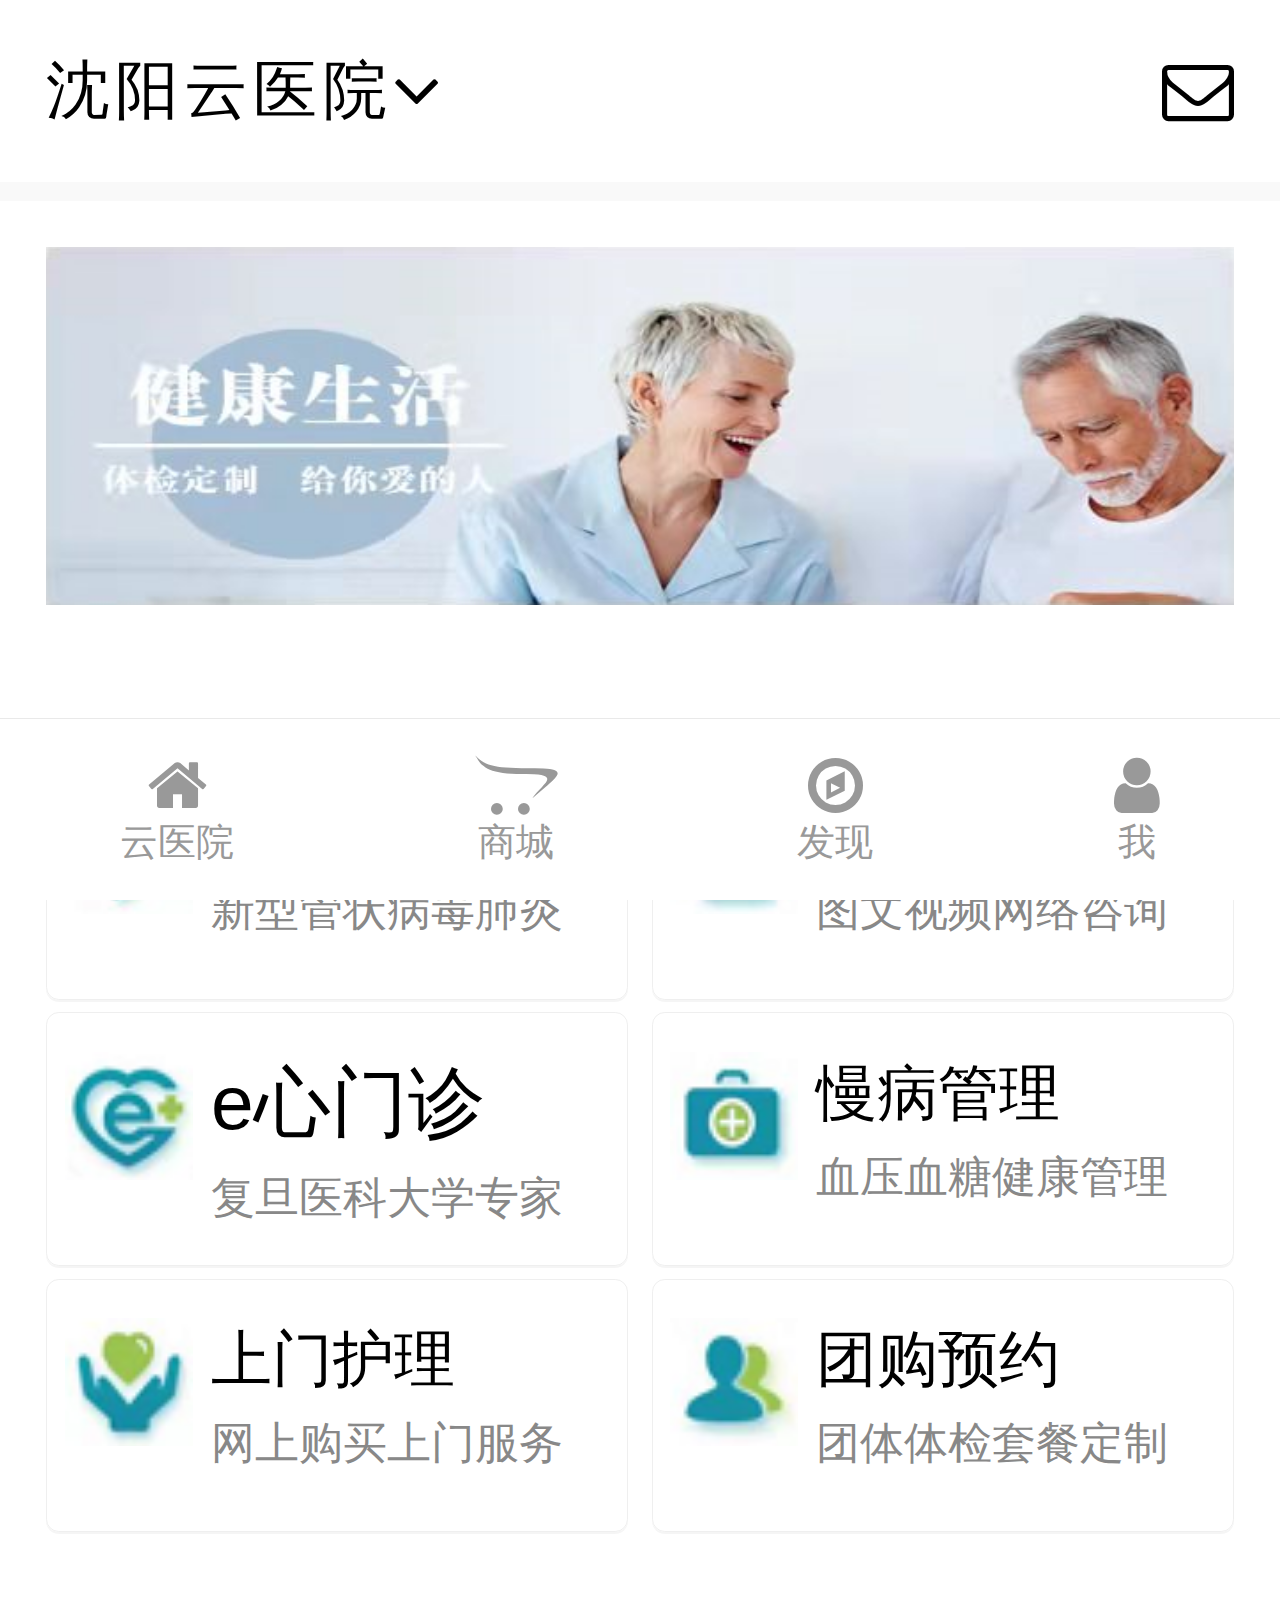
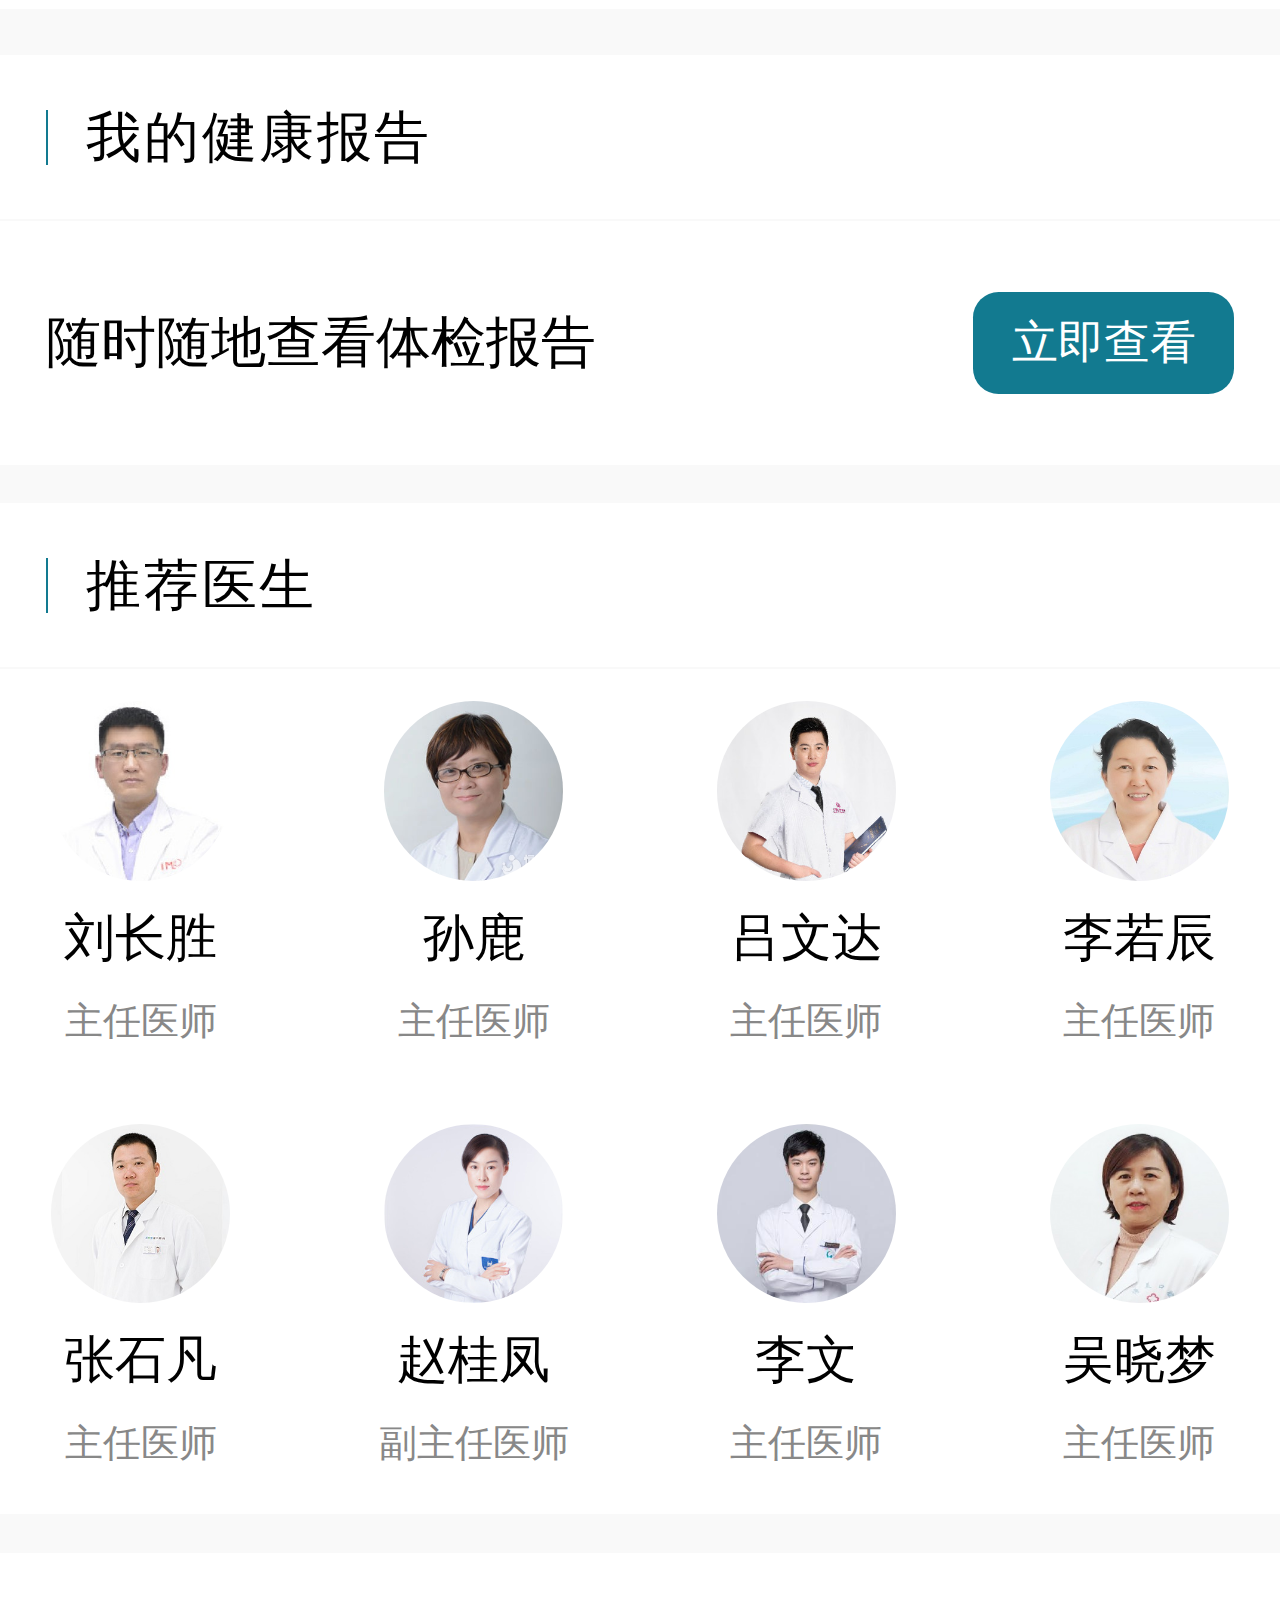
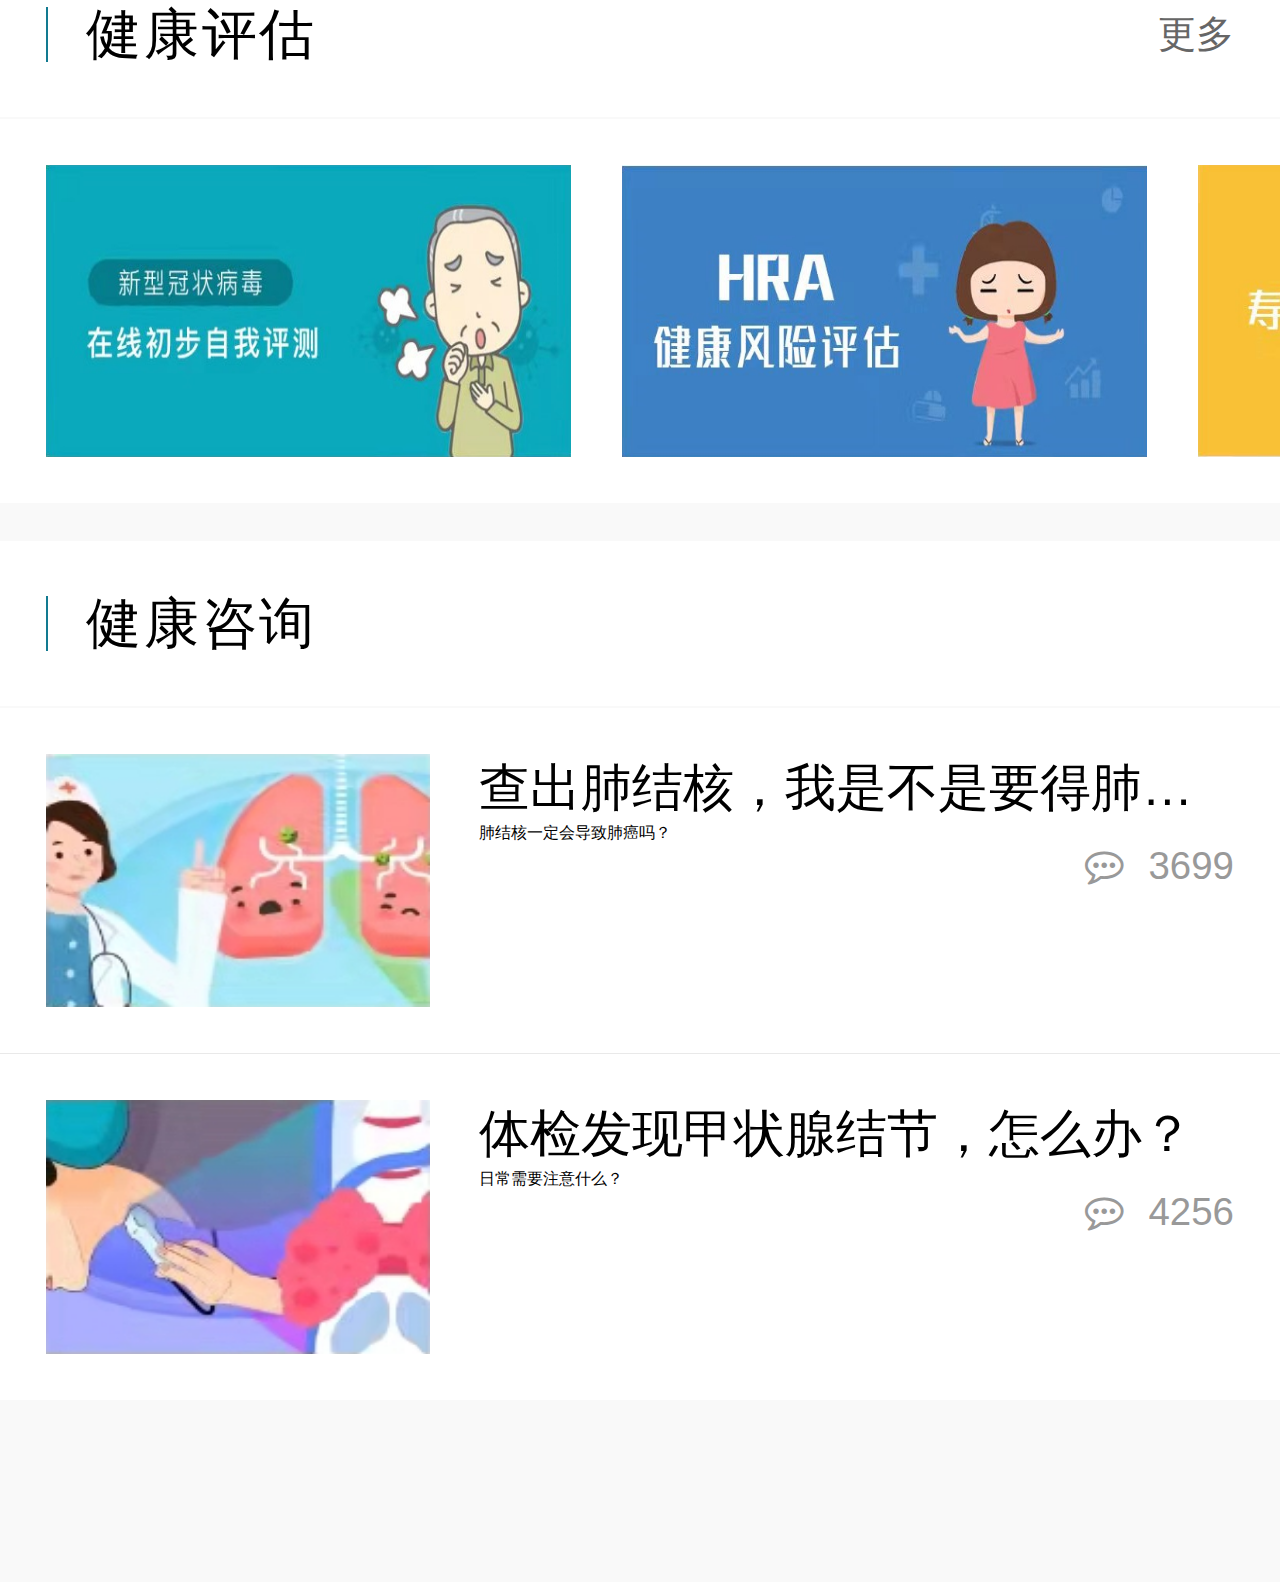
<file: Web/index.html>
<!DOCTYPE html>
<html lang="en">
<head>
    <meta charset="UTF-8">
    <meta http-equiv="X-UA-Compatible" content="IE=edge">
    <meta name="viewport" content="width=device-width, initial-scale=1.0">
    <link rel="stylesheet" href="framework/font-awesome/css/font-awesome.min.css">
    <link rel="stylesheet" href="framework/reset.css">
    <link rel="stylesheet" href="css/index.css">
    <script src="js/index.js"></script>
    <title>东软体检APP-首页</title>
</head>
<body>
    <!--总容器-->
    <div class="wrapper">

        <!--头部-->
        <header>
            <div class ="header-content">
                <div class="header-content-left">
                    <h1>沈阳云医院</h1>
                    <i class="fa fa-angle-down"></i>
                </div>
                <i class="fa fa-envelope-o"></i>
            </div>
            <div class="header-bottom"></div>
        </header>

        <div class="top-ban"></div>
        <!--导航-->
        <nav>
            <div class="logo-img">
                <img src="img/logo.png">
            </div>
            <ul>
                <li>                
                    <img src="img/menu01.png" >
                    <div class="nav-item-text">
                        <h3>免费咨询</h3>
                        <p>新型管状病毒肺炎</p>
                    </div>
                </li>
                <li>                
                    <img src="img/menu02.png" >
                    <div class="nav-item-text">
                        <h3>网络问诊</h3>
                        <p>图文视频网络咨询</p>
                    </div>
                </li>
                <li>                
                    <img src="img/menu03.png" >
                    <div class="nav-item-text">
                        <h3><span class="menu03-h3-span">e心门诊</span></h3>
                        <p>复旦医科大学专家</p>
                    </div>
                </li>
                <li>                
                    <img src="img/menu04.png" >
                    <div class="nav-item-text">
                        <h3>慢病管理</h3>
                        <p>血压血糖健康管理</p>
                    </div>
                </li>
                <li>                
                    <img src="img/menu05.png" >
                    <div class="nav-item-text">
                        <h3>上门护理</h3>
                        <p>网上购买上门服务</p>
                    </div>
                </li>
                <li>                
                    <img src="img/menu06.png" >
                    <div class="nav-item-text">
                        <h3>团购预约</h3>
                        <p>团体体检套餐定制</p>
                    </div>
                </li>

            </ul>
        </nav>

        <!--我的健康报告-->
        <div class="report">
            <div class="item-title">
                <p>我的健康报告</p>
            </div>
            <div class="report-content">
                <p>随时随地查看体检报告</p>
                <div onclick="location.href='reportlist.html'">立即查看</div>
            </div>
        </div>

        <!--推荐医生-->
        <div class="doctor">
            <div class="item-title">
                <p>推荐医生</p>
            </div>
            <ul>
                <li>
                    <img src="img/doctor1.jpg">
                    <h3>刘长胜</h3>
                    <p>主任医师</p>
                </li>
                <li>
                    <img src="img/doctor2.jpg">
                    <h3>孙鹿</h3>
                    <p>主任医师</p>
                </li>
                <li>
                    <img src="img/doctor3.jpg">
                    <h3>吕文达</h3>
                    <p>主任医师</p>
                </li>
                <li>
                    <img src="img/doctor4.jpg">
                    <h3>李若辰</h3>
                    <p>主任医师</p>
                </li>
                <li>
                    <img src="img/doctor5.jpg">
                    <h3>张石凡</h3>
                    <p>主任医师</p>
                </li>
                <li>
                    <img src="img/doctor6.jpg">
                    <h3>赵桂凤</h3>
                    <p>副主任医师</p>
                </li>
                <li>
                    <img src="img/doctor7.jpg">
                    <h3>李文</h3>
                    <p>主任医师</p>
                </li>
                <li>
                    <img src="img/doctor8.jpg">
                    <h3>吴晓梦</h3>
                    <p>主任医师</p>
                </li>
            </ul>
        </div>

        <!--健康评估-->
        <div class="assess">
            <div class="item-title">
                <p>健康评估</p>
                <span>更多</span>
            </div>
            <div class="assess-content">
                <div class="scroll-box" id="scrollBox">
                    <ul id="scrollBar">
                        <li><img src="img/assess1.png"></li>
                        <li><img src="img/assess2.png"></li>
                        <li><img src="img/assess3.png"></li>
                        <li><img src="img/assess4.png"></li>
                        <li><img src="img/assess5.png"></li>
                        <li><img src="img/assess6.png"></li>
                    </ul>
                </div>
            </div>
        </div>
        <!--健康咨询-->
        <div class="info">
            <div class="item-title">
                <p>健康咨询</p>
            </div>
            <ul>
                <li>
                    <img src="img/info1.png">
                    <div>
                        <h3>查出肺结核，我是不是要得肺癌了？</h3>
                        <span>肺结核一定会导致肺癌吗？</span>
                        <p><i class="fa fa-commenting-o"></i>3699</p>
                    </div>
                </li>
                <div class="middle-ban"></div>
                <li>
                    <img src="img/info2.png">
                    <div>
                        <h3>体检发现甲状腺结节，怎么办？</h3>
                        <span>日常需要注意什么？</span>
                        <p><i class="fa fa-commenting-o"></i>4256</p>
                    </div>
                </li>
            </ul>
        </div>

        <div class="bottom-ban"></div>

        <!--footer-->
        <footer>
            <ul>
                <li>
                    <i class="fa fa-home"></i>
                    <p>云医院</p>
                </li>
                <li>
                    <i class="fa fa-opencart"></i>
                    <p>商城</p>
                </li>
                <li>
                    <i class="fa fa-compass"></i>
                    <p>发现</p>
                </li>
                <li>
                    <i class="fa fa-user"></i>
                    <p>我</p>
                </li>
            </ul>
        </footer>
    </div>
</body>
</html>
</file>
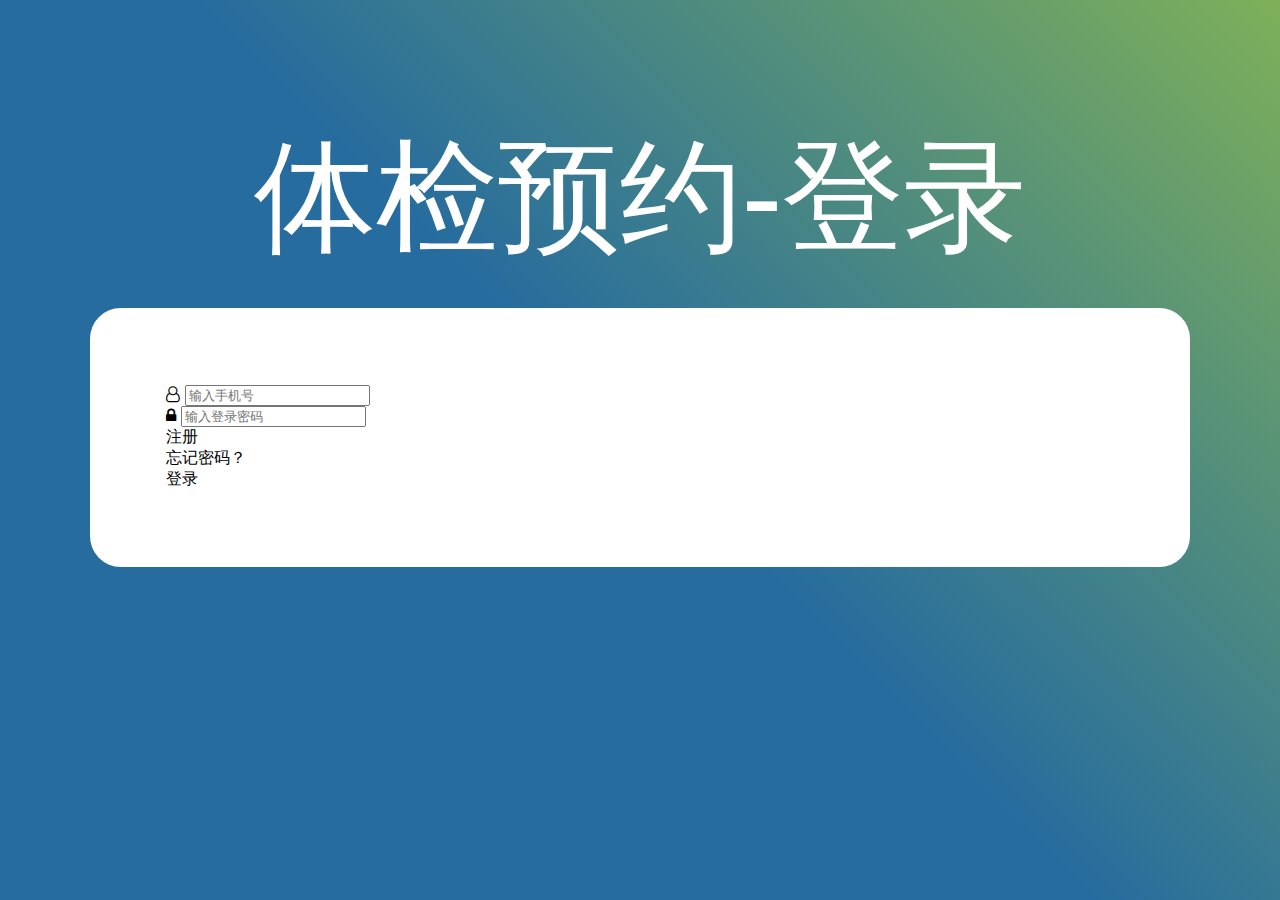
<file: login.html>
<!DOCTYPE html>
<html lang="en">
<head>
    <meta charset="UTF-8">
    <meta http-equiv="X-UA-Compatible" content="IE=edge">
    <meta name="viewport" content="witd=device-width,initial-scale=1.0">
    <link rel="stylesheet" href="Web\framework\font-awesome\css\font-awesome.min.css">
    <link rel="stylesheet" href="Web/framework/reset.css">
    <link rel="stylesheet" href="Web/css/login.css">
    <title> 东软体检app—登录</title>
</head>
<body>
    <!--总容器-->
<div class="wrapper">
<h1>体检预约-登录</h1>
<section>
    <div>
        <i class="fa fa-user-o"></i>
        <i class=""></i>
        <input type="text" placeholder="输入手机号">
    </div>
    <div>
        <i class="fa fa-lock"></i>
        <i class=""></i>
        <input type="password" placeholder="输入登录密码">
    </div>
    <div>
        <p>注册</p>
        <p>忘记密码？</p>
    </div>
    <div>登录</div>
</section>
    
</div>

</body>

</html>
</file>
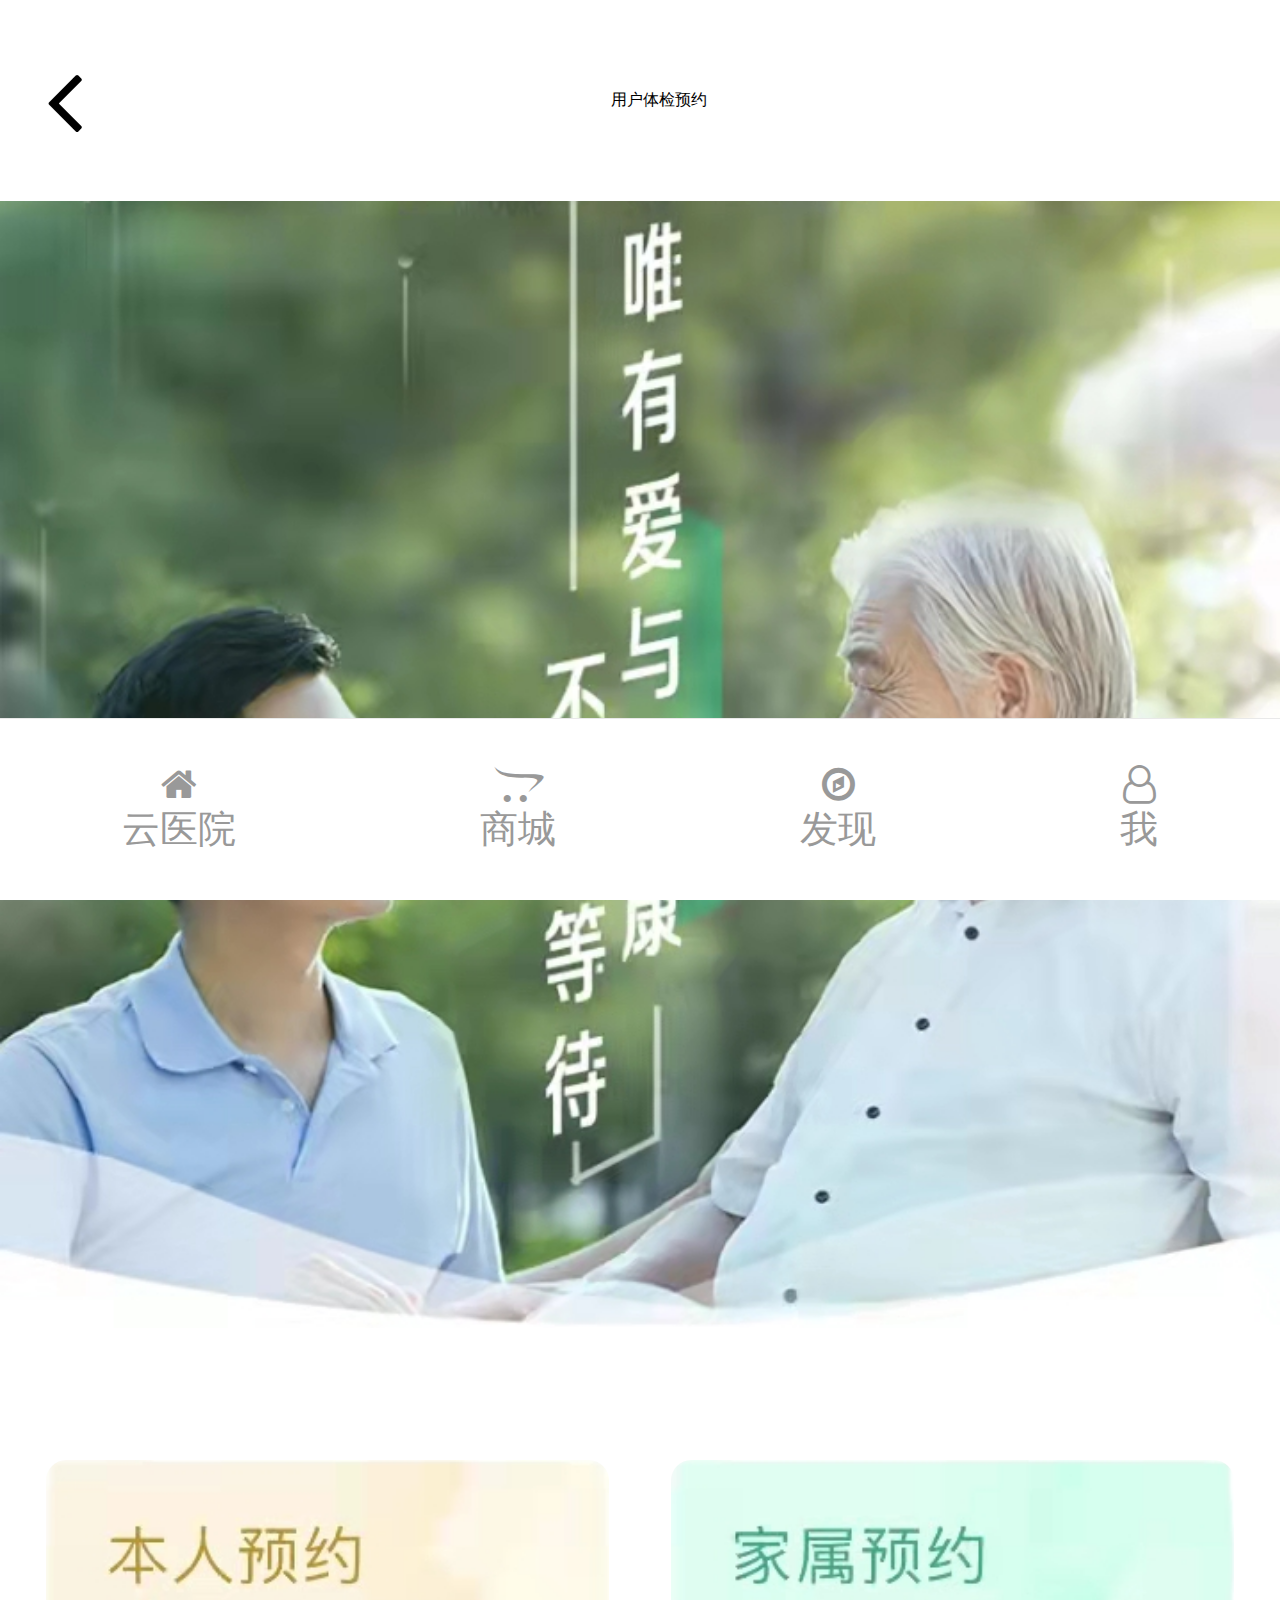
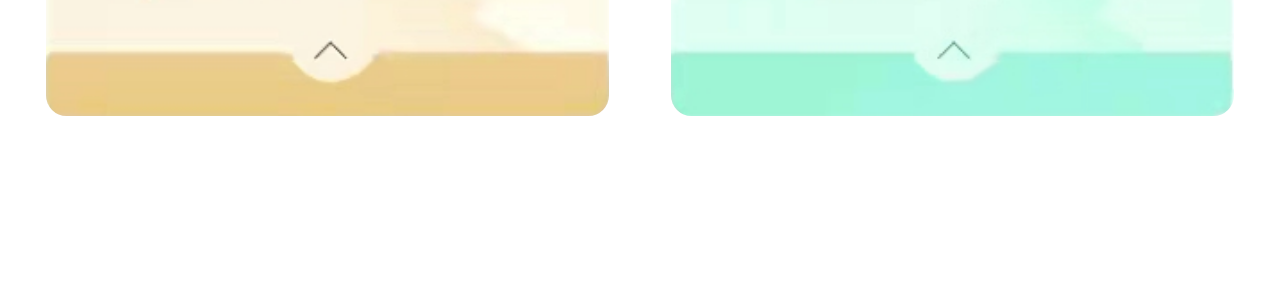
<file: Web/appointment.html>
<!DOCTYPE html>
<html lang="en">
<head>
    <meta charset="UTF-8">
    <meta http-equiv="X-UA-Compatible" content="IE=edge">
    <meta name="viewport" content="witd=device-width,initial-scale=1.0">
    <link rel="stylesheet" href="framework\font-awesome\css\font-awesome.min.css">
    <link rel="stylesheet" href="framework/reset.css">
    <link rel="stylesheet" href="css/appointment.css">
    <title> 东软体检app—体检预约</title>
</head>
<body>
    <!--总容器-->
<div class="wrapper">
    <header>
        <i class="fa fa-angle-left" onclick="history.go(-1)"></i>
        <p>用户体检预约</p>
        <div></div>
    </header>
    <div class="top-ban"></div>
    
    <section>
        <img src="img/yuyue.png">
        <p>
            <img src="img/benrenyuyue.png" onclick="location.href='hospital.html'">
            <img src="img/jiashuyuyue.png">
        </p>
    </section>
    


    <div class="bottom-ban"></div>
    <footer>
        <ul>
            <li onclick="location.href='index.html'">
                <i class="fa fa-home"></i>
                <p>云医院</p>
            </li>
            <li>
                <i class="fa fa-opencart"></i>
                <p>商城</p>
            </li>
            <li>
                <i class="fa fa-compass"></i>
                <p>发现</p>
            </li>
            <li onclick="location.href='personal.html'">
                <i class="fa fa-user-o" ></i>
                <p>我</p>
            </li>
        </ul>
    </footer>
</div>

</body>

</html>
</file>
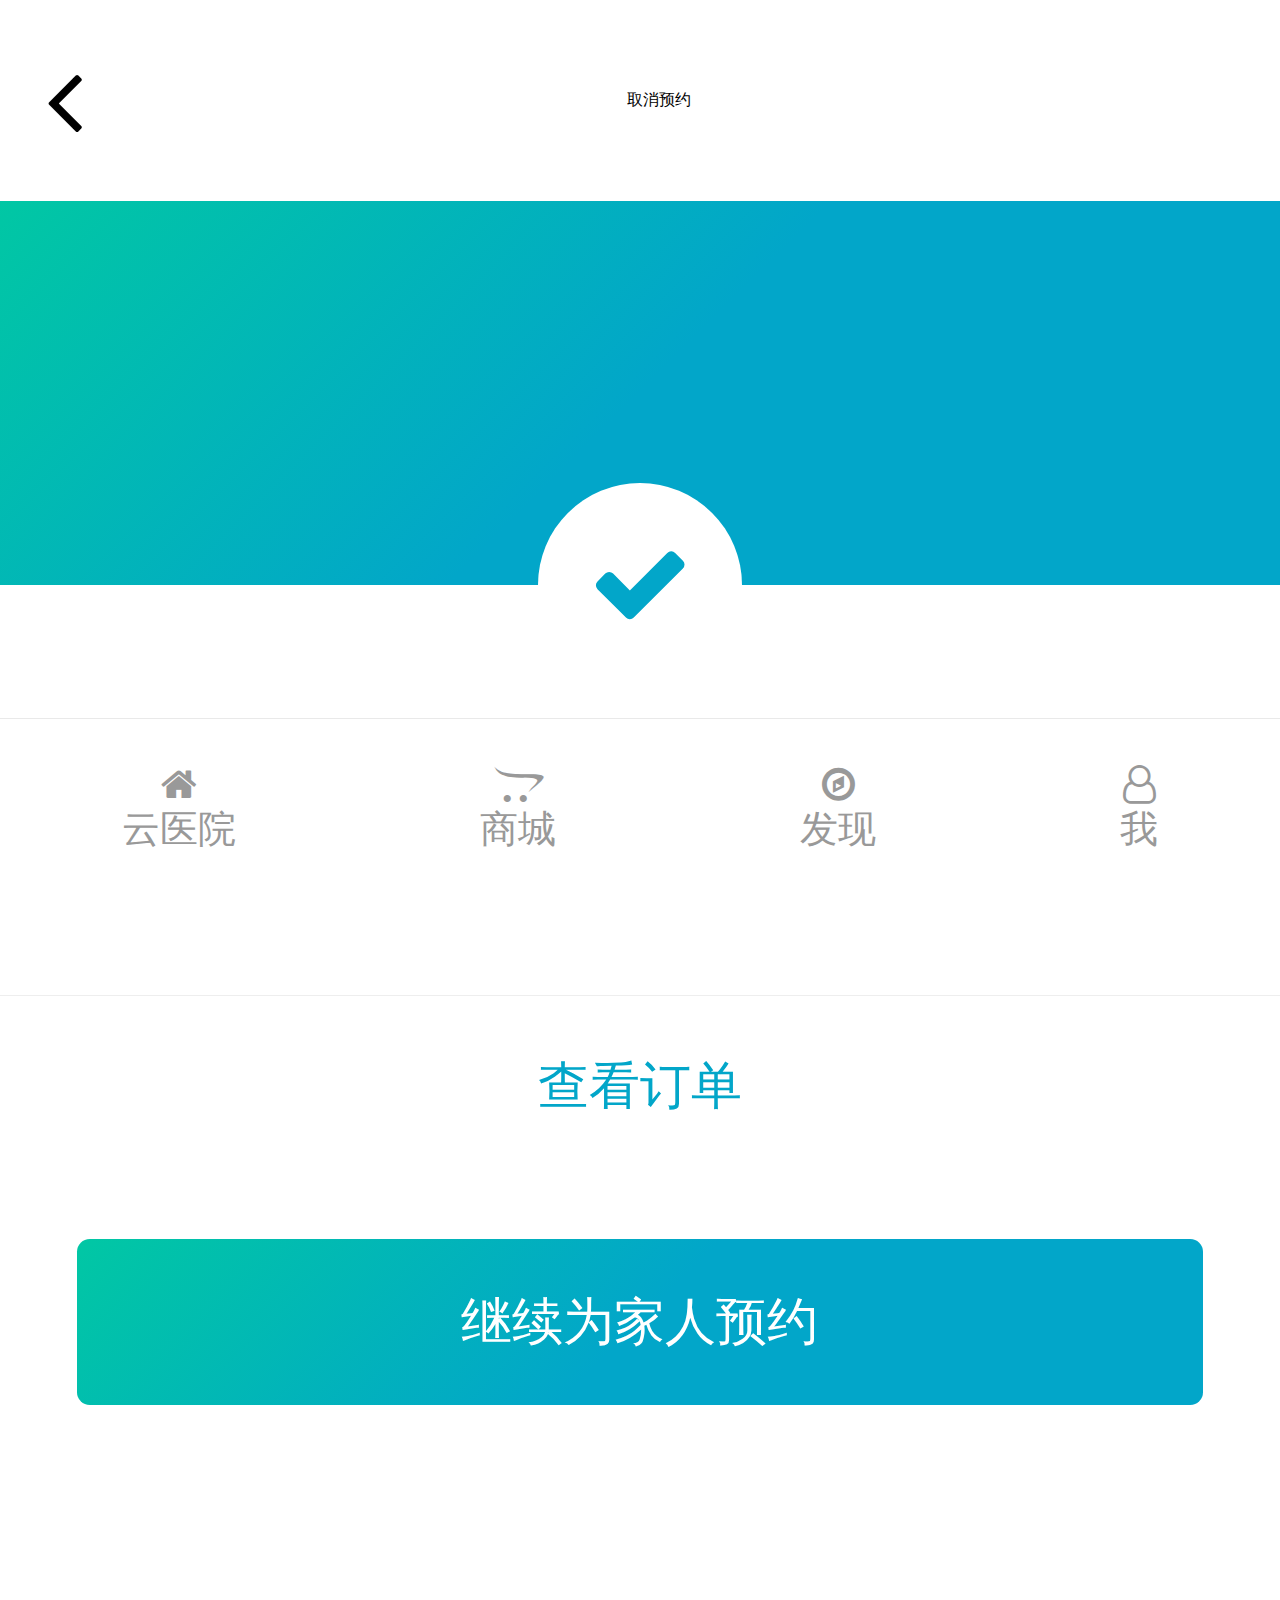
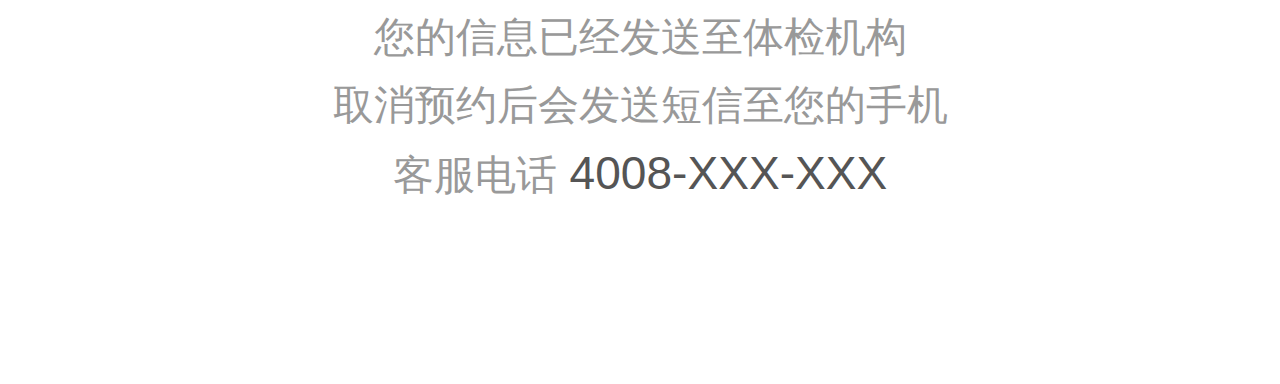
<file: Web/appointmentcancel.html>
<!DOCTYPE html>
<html lang="en">
<head>
    <meta charset="UTF-8">
    <meta name="viewport" content="width=device-width, initial-scale=1.0">
    <link rel="stylesheet" href="framework/font-awesome/css/font-awesome.min.css">
    <link rel="stylesheet" href="framework/reset.css">
    <link rel="stylesheet" href="css/appointmentsuccess.css">
    <title>东软体检APP-取消预约</title>
</head>
<body>
    <!--总容器-->
    <div class="wrapper">
        <header>
            <i class="fa fa-angle-left" onclick="history.go(-1)"></i>
            <p>取消预约</p>
            <div></div>
        </header>
        <div class="top-ban"></div>

        <section>
            <div class="success">
                <div class="icon-box">
                    <div class="icon">
                        <i class="fa fa-check"></i>
                    </div>
                </div>
                <h1>取消预约成功！</h1>
                <p>退款将在24小时之内到账</p>
            </div>
            <div class="order-btn" onclick="location.href='appointmentlist.html'">查看订单</div>
            <div class="continue" onclick="location.href='appointment.html'">继续为家人预约</div>
            <div class="info">
                <p>您的信息已经发送至体检机构</p>
                <p>取消预约后会发送短信至您的手机</p>
                <p>客服电话<span>4008-XXX-XXX</span></p>
            </div>
        </section>

        <div class="bottom-ban"></div>
        <footer>
            <ul>
                <li onclick="location.href='index.html'">
                    <i class="fa fa-home"></i>
                    <p>云医院</p>
                </li>
                <li>
                    <i class="fa fa-opencart"></i>
                    <p>商城</p>
                </li>
                <li>
                    <i class="fa fa-compass"></i>
                    <p>发现</p>
                </li>
                <li onclick="location.href='personal.html'">
                    <i class="fa fa-user-o" ></i>
                    <p>我</p>
                </li>
            </ul>
        </footer>
    </div>
</body>
</html>
</file>
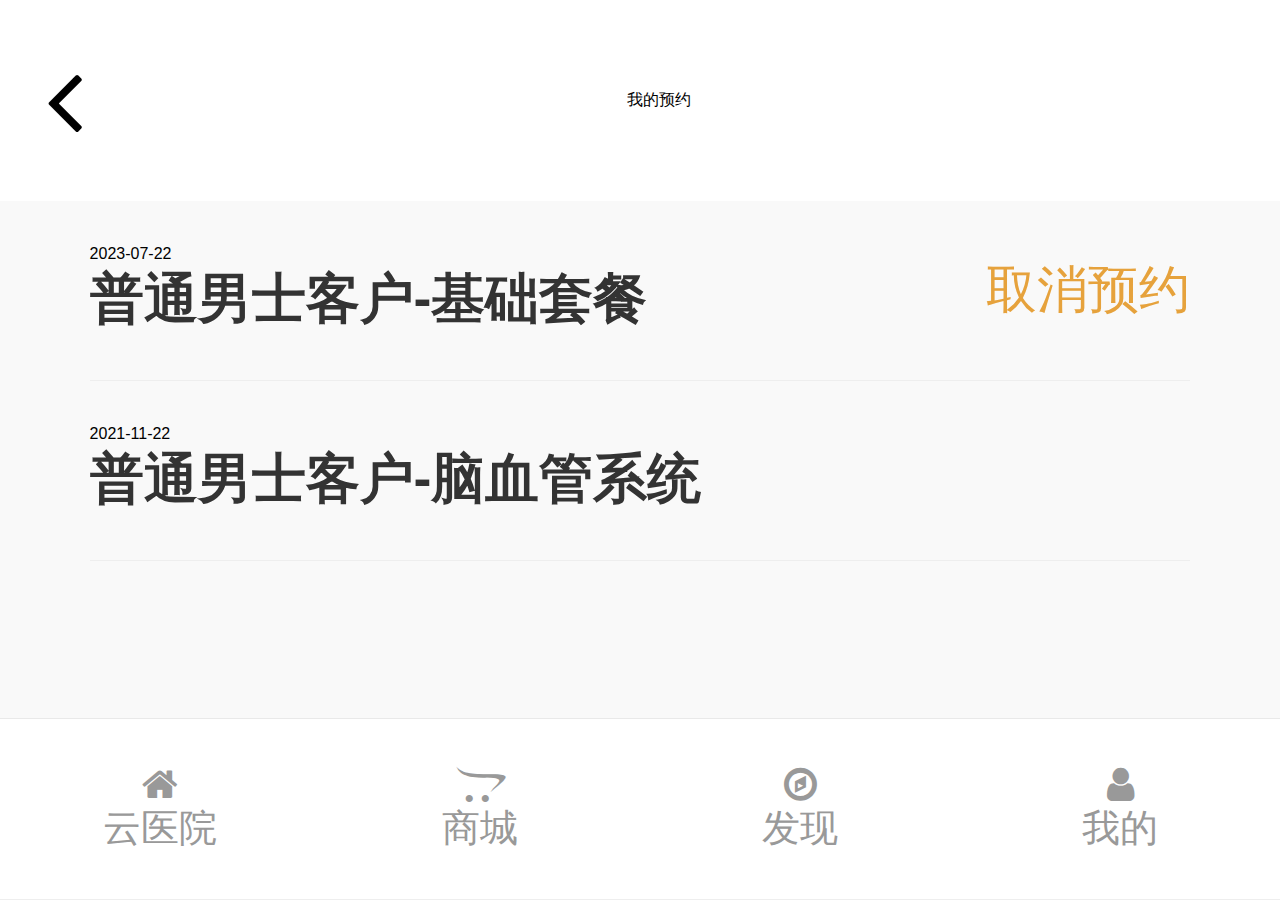
<file: Web/appointmentlist.html>
<!DOCTYPE html>
<html lang="en">
<head>
    <meta charset="UTF-8">
    <meta name="viewport" content="width=device-width, initial-scale=1.0">
    <link rel="stylesheet" href="framework/font-awesome/css/font-awesome.min.css">
    <link rel="stylesheet" href="framework/reset.css">
    <link rel="stylesheet" href="css/appointmentlist.css">
    <title>东软体检APP-我的预约</title>
</head>
<body>
    <!--总容器-->
    <div class="wrapper">
        <header>
            <i class="fa fa-angle-left" onclick="history.go(-1)"></i>
            <p>我的预约</p>
            <div></div>
        </header>
        <div class="top-ban"></div>

        <ul>
            <li>
                <div class="left">
                    <p>2023-07-22</p>
                    <p>普通男士客户-基础套餐</p>
    
                </div>
                <div class="right" onclick="location.href='appointmentcancel.html'">
                    取消预约
                </div>
            </li>
           
        </ul>

        <ul>
            <li>
                <div class="left">
                    <p>2021-11-22</p>
                    <p>普通男士客户-脑血管系统</p>
    
                </div>
            
            </li>
        </ul>
        <div class="bottom-ban"></div>
        <footer>
            <ul>
                <li>
                    <i class="fa fa-home"></i>
                    <p>云医院</p>
                </li>
                <li>
                    <i class="fa fa-opencart"></i>
                    <p>商城</p>
                </li>
                <li>
                    <i class="fa fa-compass"></i>
                    <p>发现</p>
                </li>
                <li>
                    <i class="fa fa-user"></i>
                    <p>我的</p>
                </li>
            </ul>
        </footer>
    </div>
</body>
</html>
</file>
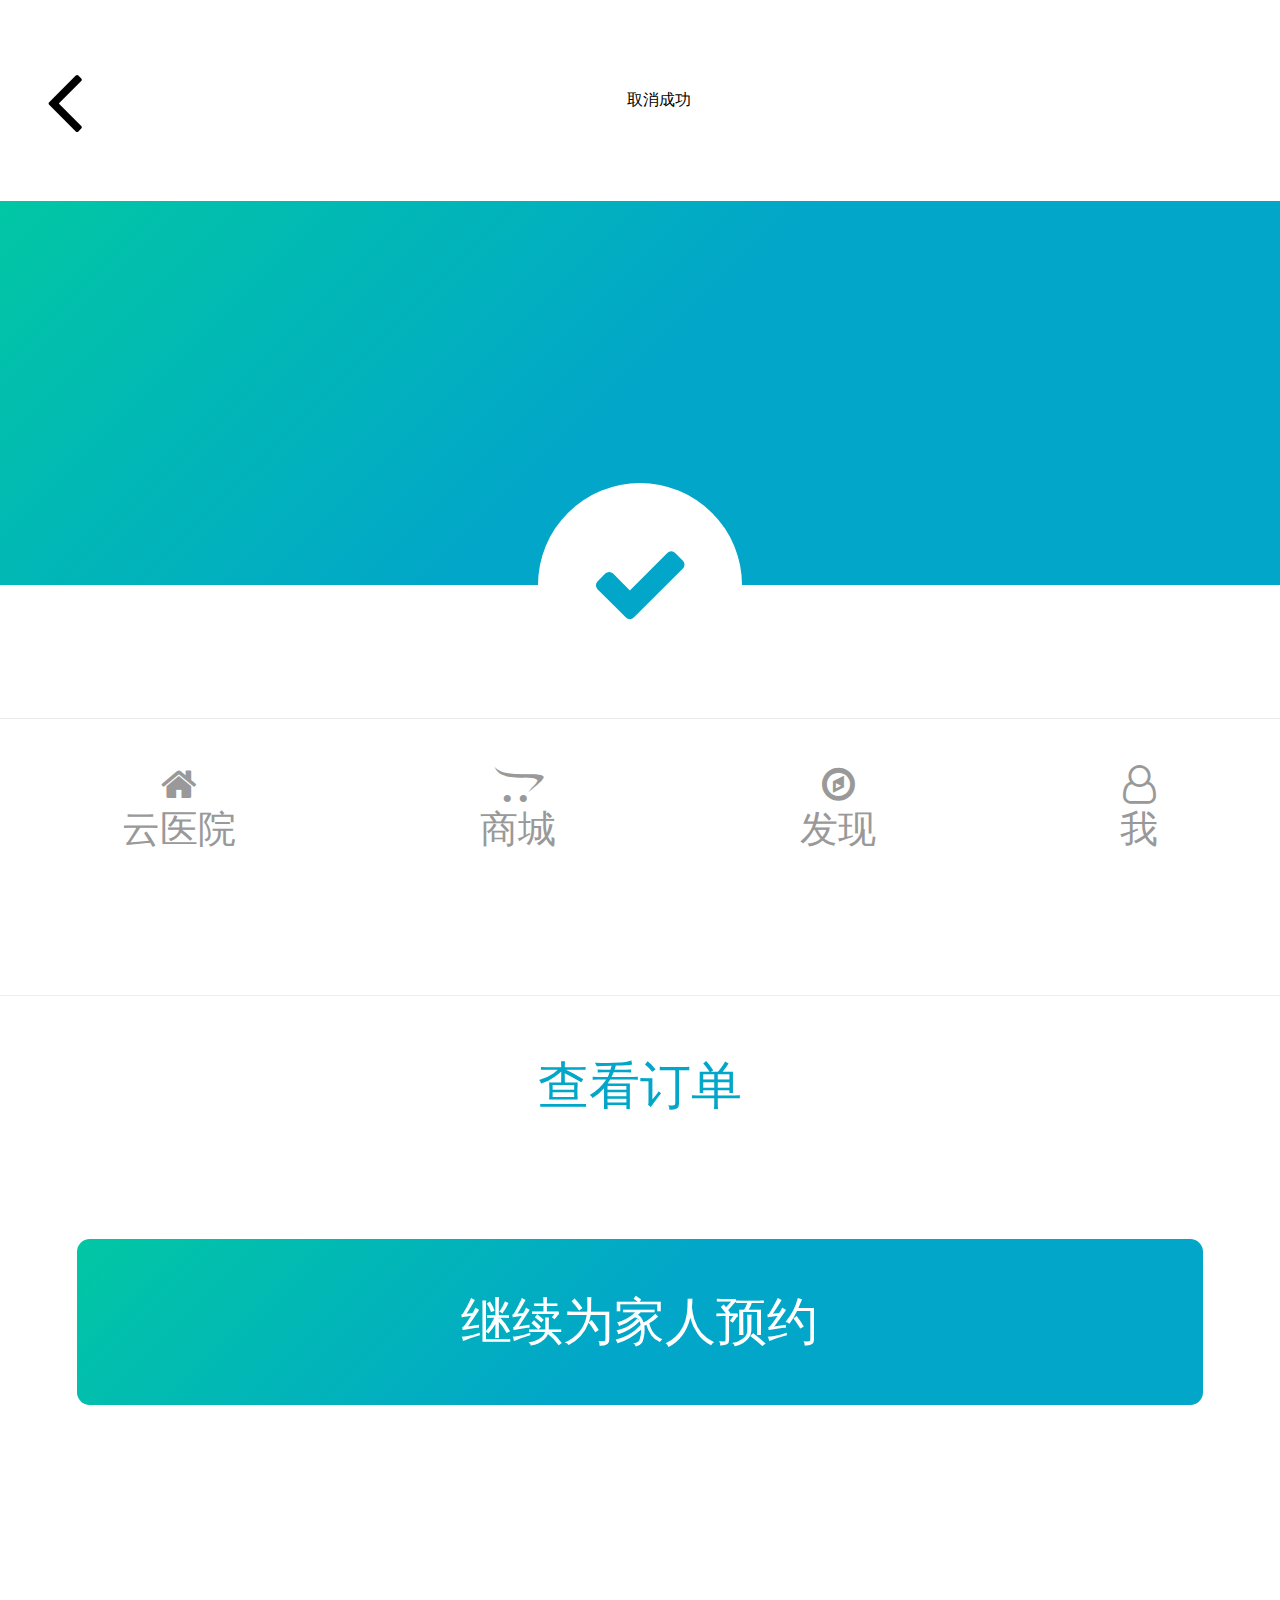
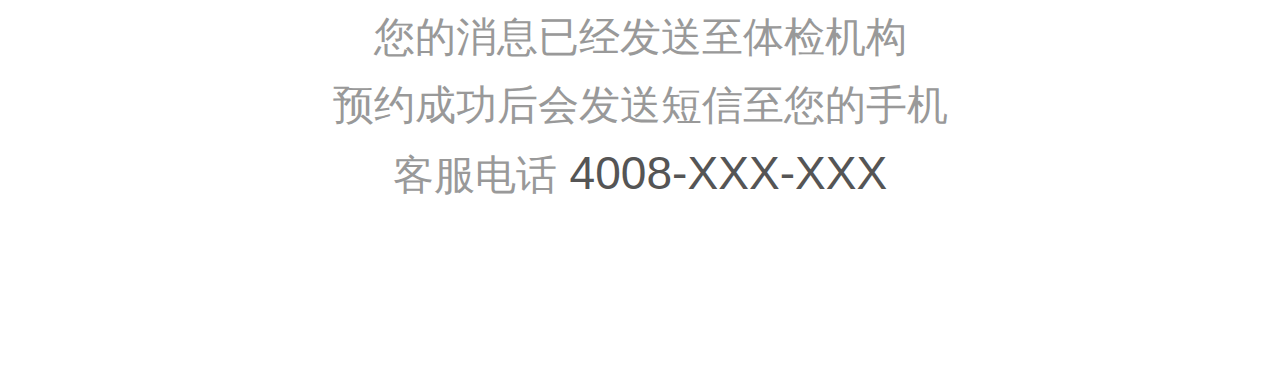
<file: Web/appointmentsuccess.html>
<!DOCTYPE html>
<html lang="en">
<head>
    <meta charset="UTF-8">
    <meta http-equiv="X-UA-Compatible" content="IE=edge">
    <meta name="viewport" content="width=device-width, initial-scale=1.0">
    <link rel="stylesheet" href="framework/font-awesome/css/font-awesome.min.css">
    <link rel="stylesheet" href="framework/reset.css">
    <link rel="stylesheet" href="css/appointmentsuccess.css">
    <title>东软体检APP-预约成功</title>
</head>    
<body>
    <div class="wrapper">
        <header>
            <i class="fa fa-angle-left" onclick="history.go(-1)"></i>
            <p>取消成功</p>
            <div></div>
        </header>
        <div class="top-ban"></div>

        <section>
            <div class="success">
                <div class="icon-box">
                    <div class="icon">
                        <i class="fa fa-check"></i>
                    </div>
                </div>
                <h1>恭喜预约成功！</h1>
                <p>请体检用户本人携带本人身份证到店认证</p>
            </div>
            <div class="order-btn" onclick="location.href='appointmentlist.html'">查看订单</div>
            <div class="continue" onclick="location.href='appointment.html'">继续为家人预约</div>
            <div class="info">
                <p>您的消息已经发送至体检机构</p>
                <p>预约成功后会发送短信至您的手机</p>
                <p>客服电话<span>4008-XXX-XXX</span></p>
            </div>
        </section>

        <div class="bottom-ban"></div>
        <footer>
            <ul>
                <li onclick="location.href='index.html'">
                    <i class="fa fa-home"></i>
                    <p>云医院</p>
                </li>
                <li>
                    <i class="fa fa-opencart"></i>
                    <p>商城</p>
                </li>
                <li>
                    <i class="fa fa-compass"></i>
                    <p>发现</p>
                </li>
                <li onclick="location.href='personal.html'">
                    <i class="fa fa-user-o" ></i>
                    <p>我</p>
                </li>
            </ul>
        </footer>
    </div>
</body>
</html>
</file>
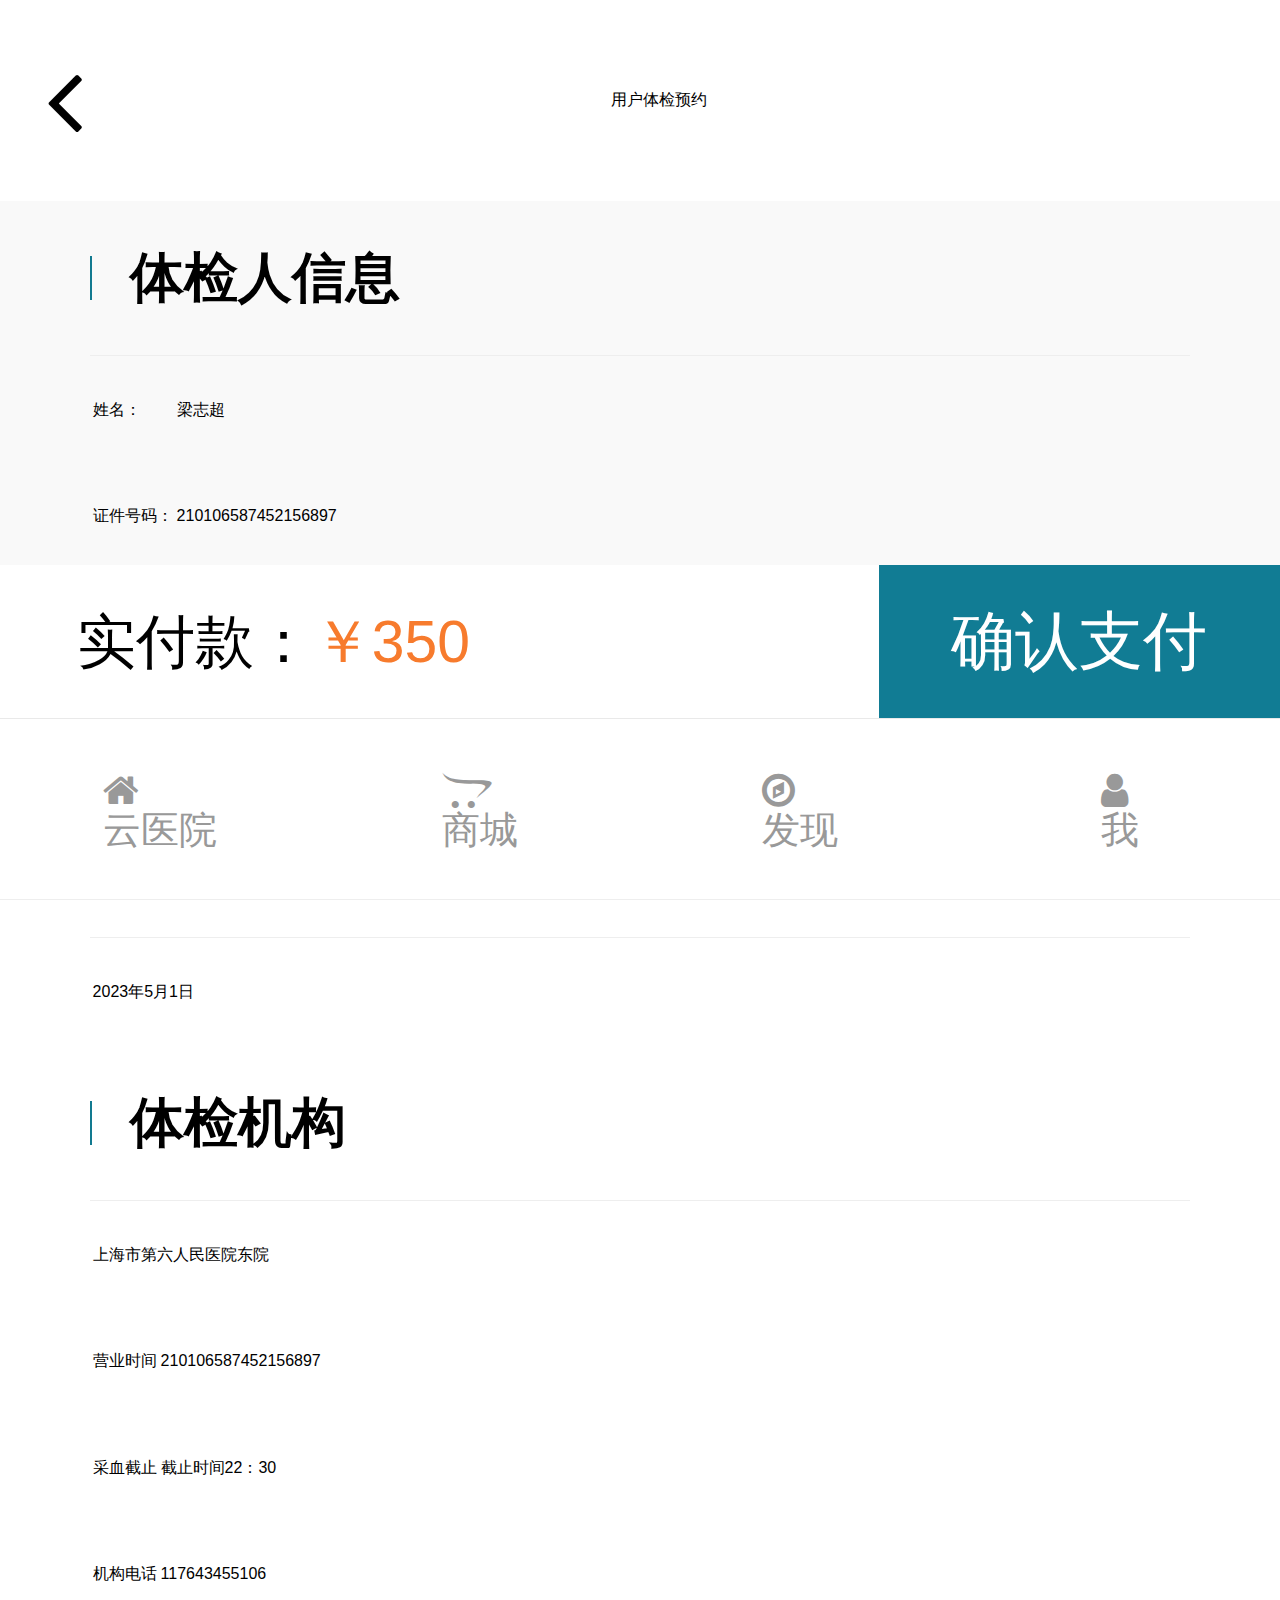
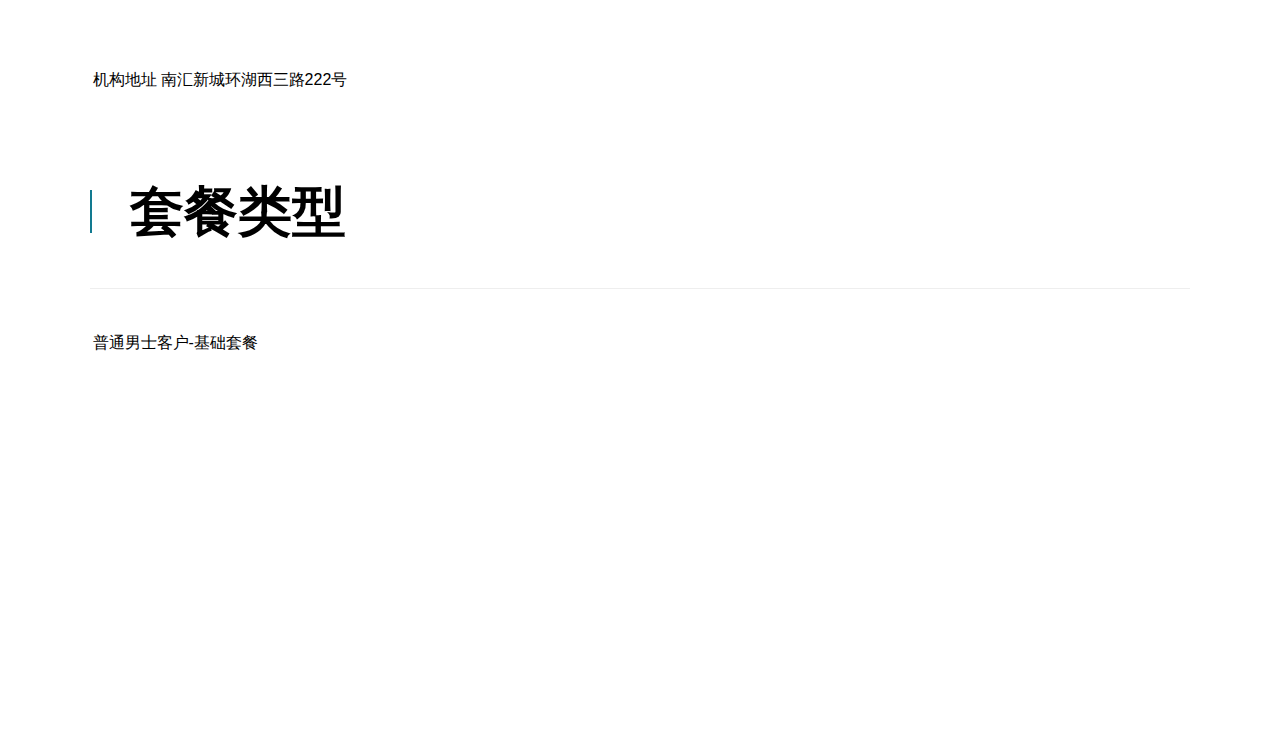
<file: Web/confirmorder.html>
<!DOCTYPE html>
<html lang="en">
<head>
    <meta charset="UTF-8">
    <meta http-equiv="X-UA-Compatible" content="IE=edge">
    <meta name="viewport" content="witd=device-width,initial-scale=1.0">
    <link rel="stylesheet" href="framework\font-awesome\css\font-awesome.min.css">
    <link rel="stylesheet" href="framework/reset.css">
    <link rel="stylesheet" href="css/confirmorder.css">
    <title> 东软体检app—体检预约</title>
</head>
<body>
    <!--总容器-->
<div class="wrapper">
    <header>
        <i class="fa fa-angle-left" onclick="history.go(-1)"></i>
        <p>用户体检预约</p>
        <div></div>
    </header>
    <div class="top-ban"></div>
    
    <section>
        <div class="title">
            <p>体检人信息</p>
        </div>
        <table>
            <tr>
                <td>姓名：</td>
                <td>梁志超</td>
            </tr>
            <tr>
                <td>证件号码：</td>
                <td>210106587452156897</td>
            </tr>
            <tr>
                <td>出生日期：</td>
                <td>2000-10-10</td>
            </tr>
            <tr>
                <td>手机号码</td>
                <td>117643455106</td>
            </tr>
        </table>
        <div class="title">
            <p>体检日期</p>
        </div>
        <table>
            <tr>
                <td>2023年5月1日</td>
            </tr>
        </table>
        <div class="title">
            <p>体检机构</p>
        </div>
        <table>
            <tr>
                <td colspan="2">上海市第六人民医院东院</td>
            </tr>
            <tr>
                <td>营业时间</td>
                <td>210106587452156897</td>
            </tr>
            <tr>
                <td>采血截止</td>
                <td>截止时间22：30</td>
            </tr>
            <tr>
                <td>机构电话</td>
                <td>117643455106</td>
            </tr>
            <tr>
                <td>机构地址</td>
                <td>南汇新城环湖西三路222号</td>
            </tr>
        </table>
        <div class="title">
            <p>套餐类型</p>
        </div>
        <table>
            <tr>
                <td>普通男士客户-基础套餐</td>
            </tr>
        </table>
    </section>

    <div class="bottom-btn">
        <div class="first">实付款：<span>￥350</span></div>
        <div class="last" onclick="location.href='appointmentsuccess.html'">确认支付</div>
    </div>
    

    <div class="bottom-ban"></div>
    <footer>
        <ul>
            <li>
                <i class="fa fa-home">
                    <p>云医院</p>
                </i>
            </li>
            <li>
                <i class="fa fa-opencart">
                    <p>商城</p>
                </i>
            </li>
            <li>
                <i class="fa fa-compass">
                    <p>发现</p>
                </i>
            </li>
            <li>
                <i class="fa fa-user">
                    <p>我</p>
                </i>
            </li>
        </ul>
    </footer>
</div>

</body>

</html>
</file>
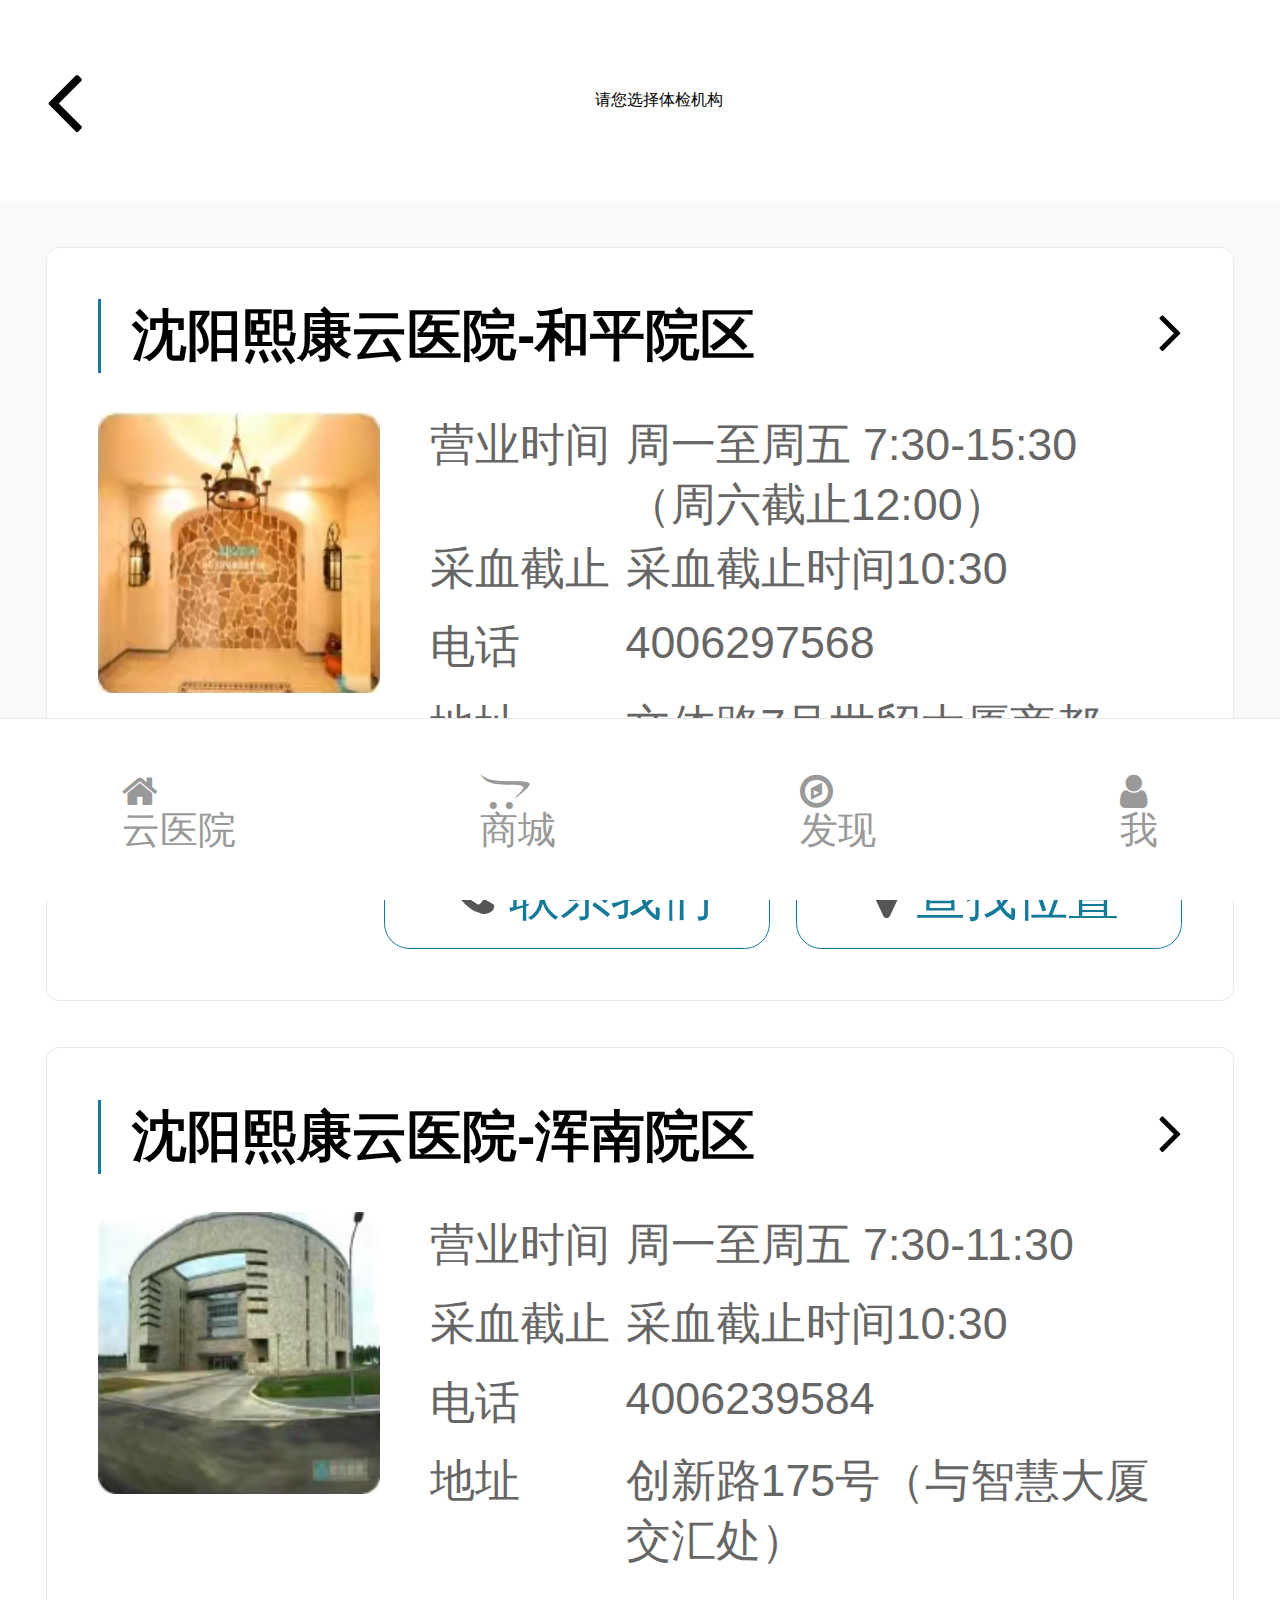
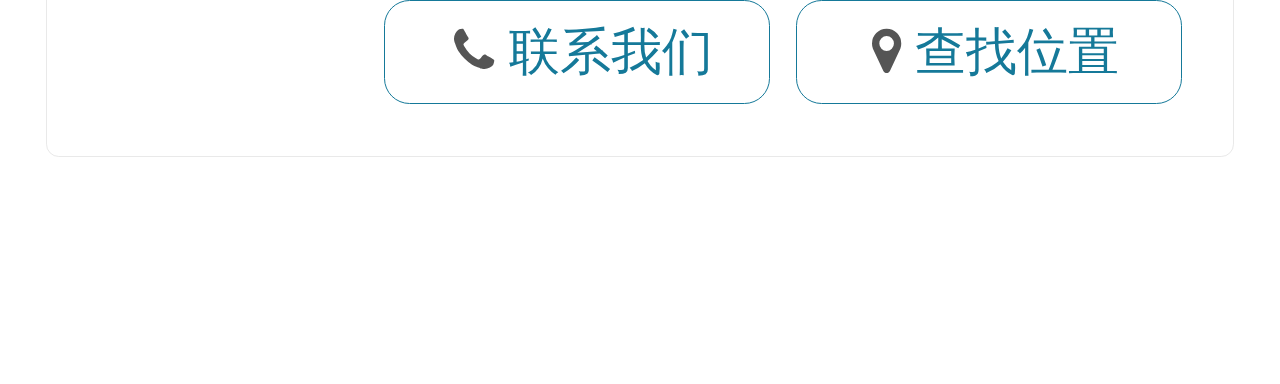
<file: Web/hospital.html>
<!DOCTYPE html>
<html lang="en">
<head>
    <meta charset="UTF-8">
    <meta http-equiv="X-UA-Compatible" content="IE=edge">
    <meta name="viewport" content="witd=device-width,initial-scale=1.0">
    <link rel="stylesheet" href="framework\font-awesome\css\font-awesome.min.css">
    <link rel="stylesheet" href="framework/reset.css">
    <link rel="stylesheet" href="css/hospital.css">
    <title> 东软体检app—选择体检机构</title>
</head>
<body>
    <!--总容器-->
<div class="wrapper">
    <header>
        <i class="fa fa-angle-left" onclick="history.go(-1)"></i>
        <p>请您选择体检机构</p>
        <div></div>
    </header>
    <div class="top-ban"></div>
    
    
    <ul class="hospital">
        <li>
            <h3 onclick="location.href='setmeal.html'">
                沈阳熙康云医院-和平院区
                <i class="fa fa-angle-right"></i>
            </h3>
            <div class="hospital-info">
                <img src="img/hospita1.png">
                <table>
                    <tr>
                        <td>营业时间</td>
                        <td>周一至周五 7:30-15:30 （周六截止12:00）</td>
                    </tr>

                    <tr>
                        <td>采血截止</td>
                        <td>采血截止时间10:30</td>
                    </tr>

                    <tr>
                        <td>电话</td>
                        <td>4006297568</td>
                    </tr>

                    <tr>
                        <td>地址</td>
                        <td>文体路7号世贸大厦商都（五里河茶城）四楼西区</td>
                    </tr>
                </table>
            </div>
            <div class="about">
                <p>
                    <i class="fa fa-phone"></i>
                        联系我们
                </p>
                <p>
                    <i class="fa fa-map-marker"></i>
                        查找位置
                </p>
            </div>
        </li>

        <li>
            <h3 onclick="location.href='setmeal.html'">
                沈阳熙康云医院-浑南院区
                <i class="fa fa-angle-right"></i>
            </h3>
            <div class="hospital-info">
                <img src="img/hospita2.png">
                <table>
                    <tr>
                        <td>营业时间</td>
                        <td>周一至周五 7:30-11:30</td>
                    </tr>

                    <tr>
                        <td>采血截止</td>
                        <td>采血截止时间10:30</td>
                    </tr>

                    <tr>
                        <td>电话</td>
                        <td>4006239584</td>
                    </tr>

                    <tr>
                        <td>地址</td>
                        <td>创新路175号（与智慧大厦交汇处）</td>
                    </tr>
                </table>
            </div>
            <div class="about">
                <p>
                    <i class="fa fa-phone"></i>
                        联系我们
                </p>
                <p>
                    <i class="fa fa-map-marker"></i>
                        查找位置
                </p>
            </div>
        </li>
    </ul>


    <div class="bottom-ban"></div>
    <footer>
        <ul>
            <li>
                <i class="fa fa-home">
                    <p>云医院</p>
                </i>
            </li>
            <li>
                <i class="fa fa-opencart">
                    <p>商城</p>
                </i>
            </li>
            <li>
                <i class="fa fa-compass">
                    <p>发现</p>
                </i>
            </li>
            <li>
                <i class="fa fa-user">
                    <p>我</p>
                </i>
            </li>
        </ul>
    </footer>
</div>

</body>

</html>
</file>
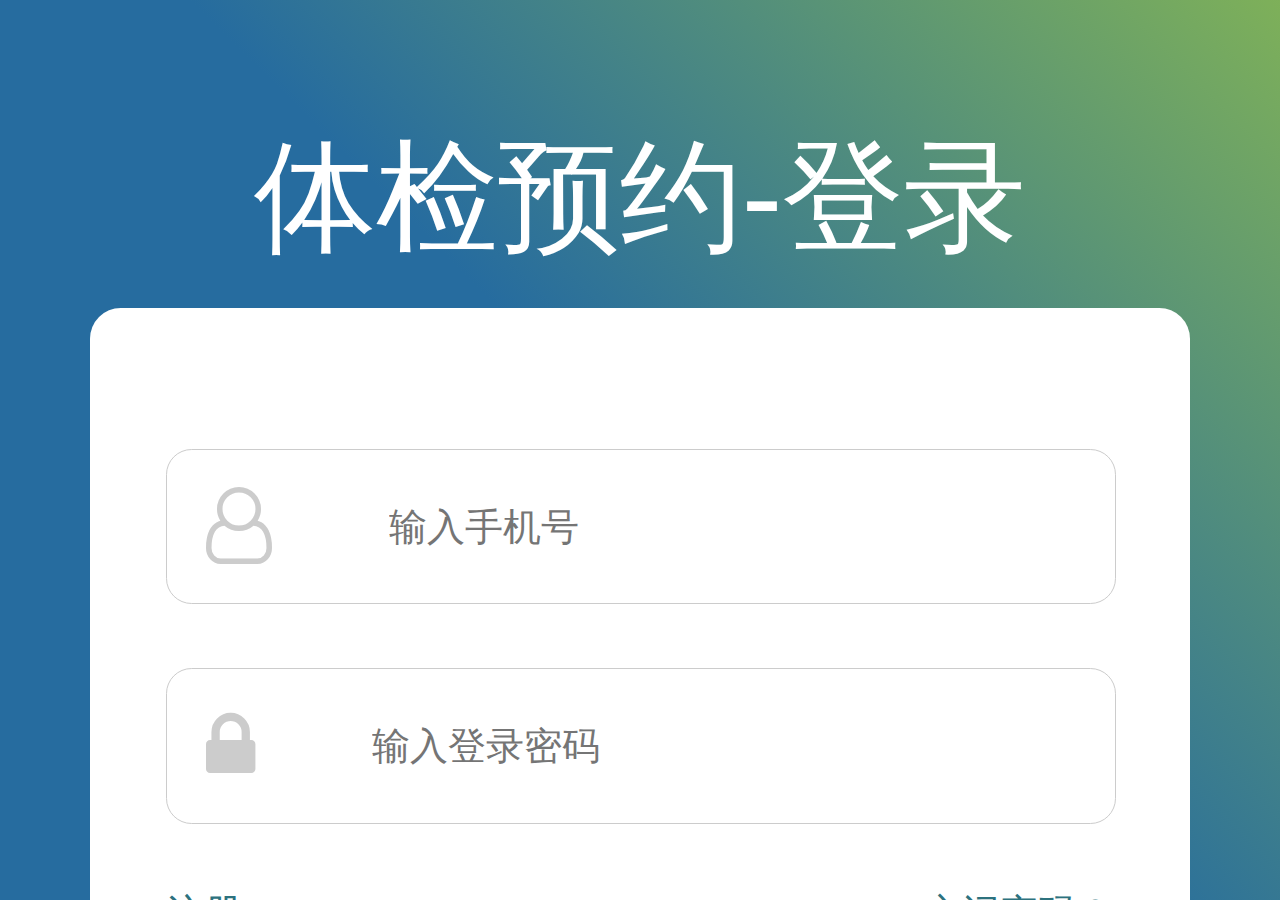
<file: Web/login.html>
<!DOCTYPE html>
<html lang="en">
<head>
    <meta charset="UTF-8">
    <meta http-equiv="X-UA-Compatible" content="IE=edge">
    <meta name="viewport" content="width=device-width,initial-scale=1.0">
    <link rel="stylesheet" href="framework\font-awesome\css\font-awesome.min.css">
    <link rel="stylesheet" href="framework/reset.css">
    <link rel="stylesheet" href="css/login.css">
    <title> 东软体检app—登录</title>
</head>
<body>
    <!--总容器-->
<div class="wrapper">
<h1>体检预约-登录</h1>


<section>
    <div class="input-box">
        <i class="fa fa-user-o"></i>
        <i class=""></i>
        <input type="text" placeholder="输入手机号">
    </div>
    <div class="input-box">
        <i class="fa fa-lock"></i>
        <i class=""></i>
        <input type="password" placeholder="输入登录密码">
    </div>
    <div class="reg-box">
        <p onclick="location.href='register.html'">注册</p>
        <p>忘记密码？</p>
    </div>
    <div class="button-box" onclick="location.lref='index.html'">登录</div>
</section>


    <footer>
        <div>
            <div class="line"></div>
            <p>有疑问请联系客服</p>
        <div class="line"></div>
        </div>
        <p>4000-xxxx-xxxx</p>
    </footer>
</div>

</body>

</html>
</file>
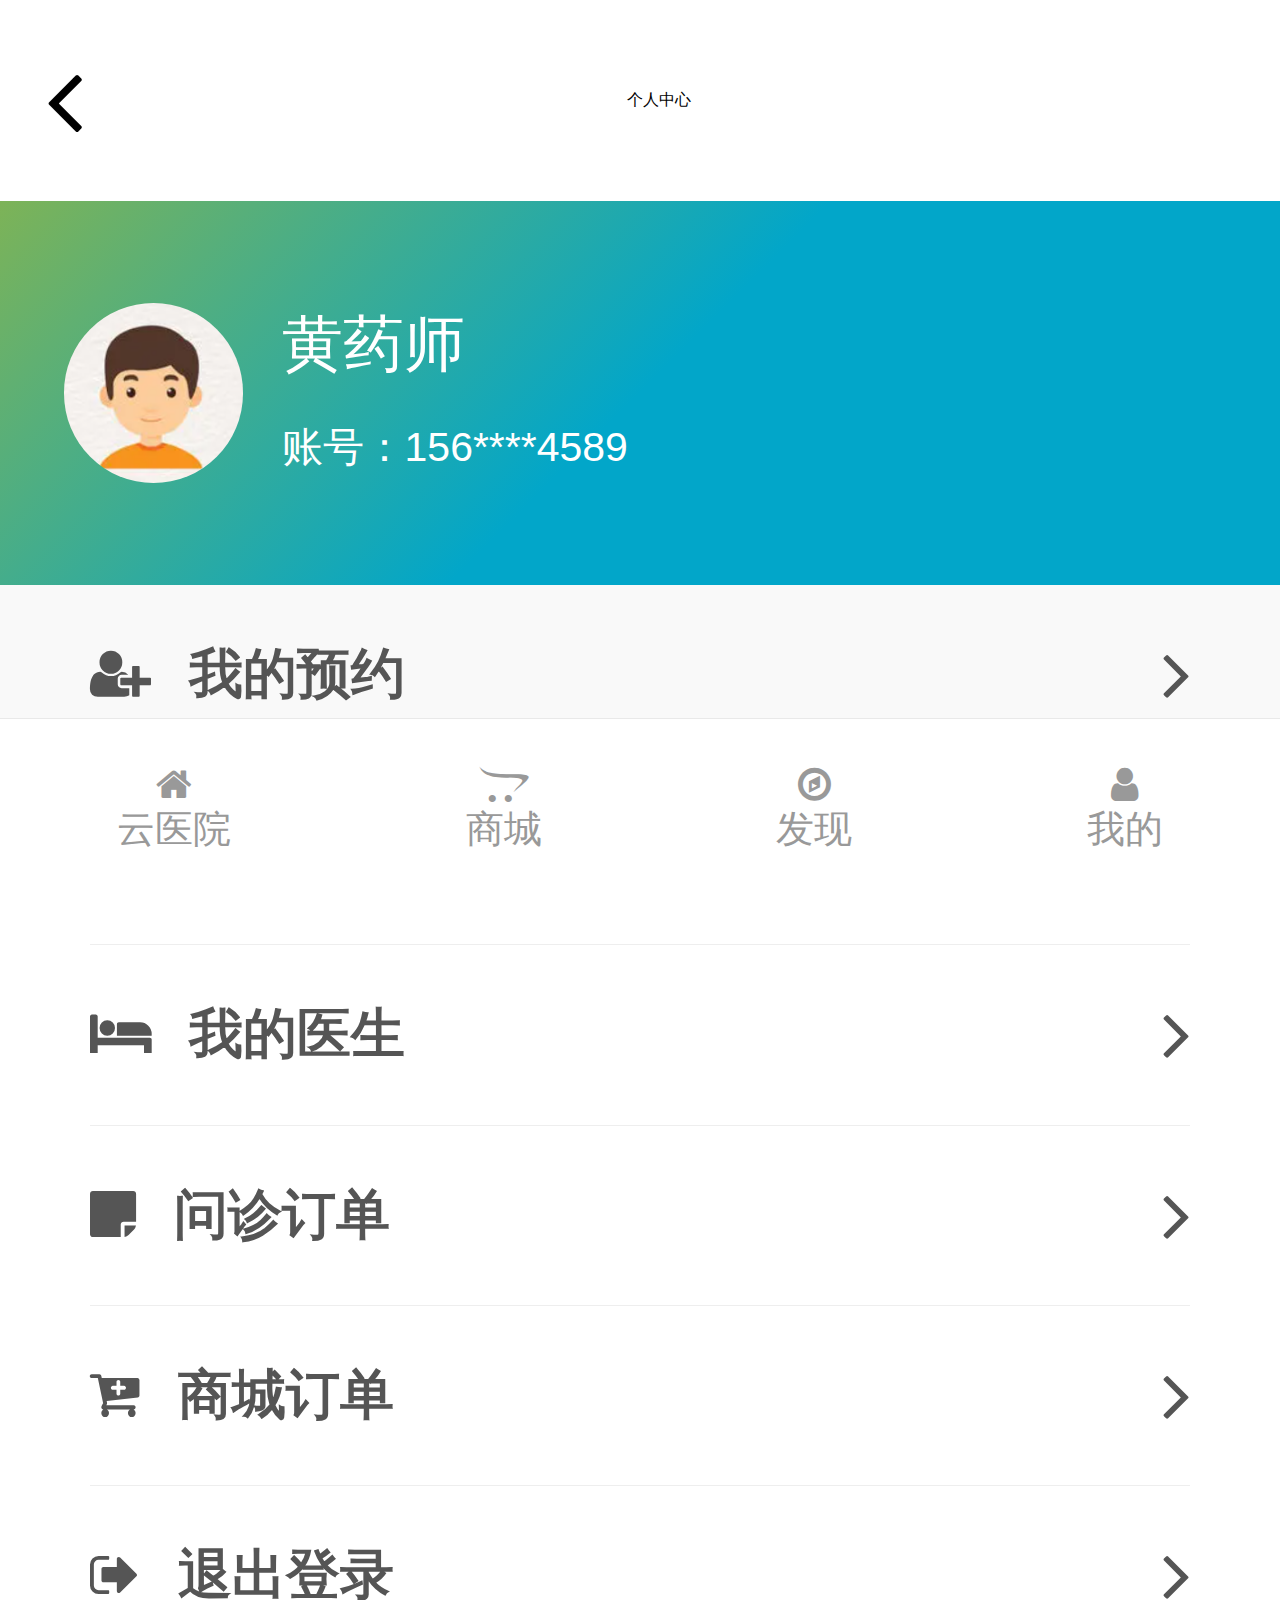
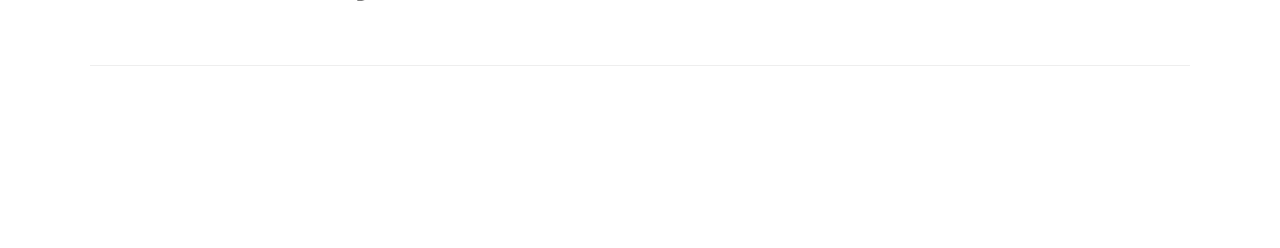
<file: Web/personal.html>
<!DOCTYPE html>
<html lang="en">
<head>
    <meta charset="UTF-8">
    <meta name="viewport" content="width=device-width, initial-scale=1.0">
    <link rel="stylesheet" href="framework/font-awesome/css/font-awesome.min.css">
    <link rel="stylesheet" href="framework/reset.css">
    <link rel="stylesheet" href="css/personal.css">
    <title>东软体检APP-个人中心</title>
</head>
<body>
    <!--总容器-->
    <div class="wrapper">
        <header>
            <i class="fa fa-angle-left" onclick="history.go(-1)"></i>
            <p>个人中心</p>
            <div></div>
        </header>
        <div class="top-ban"></div>

        <section>
           <div class="info">
               <div class="content">
                   <img src="img/user.png">
                   <div>
                        <p>黄药师</p>
                        <p>账号：156****4589</p>
                    </div>
               </div>
           </div>
            <ul>
                <li>
                    <div class="left">
                        <i class="fa fa-user-plus"></i>
                        <p>我的预约</p>
                    </div>
                    <div class="right" onclick="location.href='appointmentlist.html'">
                        <i class="fa fa-angle-right"></i>
                    </div>
                </li>
                <li>
                    <div class="left">
                        <i class="fa fa-volume-control-phone"></i>
                        <p>我的服务</p>
                    </div>
                    <div class="right">
                        <i class="fa fa-angle-right"></i>
                    </div>
                </li>
                <li>
                    <div class="left">
                        <i class="fa fa-hotel"></i>
                        <p>我的医生</p>
                    </div>
                    <div class="right">
                        <i class="fa fa-angle-right"></i>
                    </div>
                </li>
                <li>
                    <div class="left">
                        <i class="fa fa-sticky-note"></i>
                        <p>问诊订单</p>
                    </div>
                    <div class="right">
                        <i class="fa fa-angle-right"></i>
                    </div>
                </li>
                <li>
                    <div class="left">
                        <i class="fa fa-cart-plus"></i>
                        <p>商城订单</p>
                    </div>
                    <div class="right">
                        <i class="fa fa-angle-right"></i>
                    </div>
                </li>
                <li>
                    <div class="left">
                        <i class="fa fa-sign-out"></i>
                        <p>退出登录</p>
                    </div>
                    <div class="right" onclick="location.href='login.html'">
                        <i class="fa fa-angle-right"></i>
                    </div>
                </li>
            </ul> 
        </section>

        <div class="bottom-ban"></div>
        <footer>
            <ul>
                <li>
                    <i class="fa fa-home"></i>
                    <p>云医院</p>
                </li>
                <li>
                    <i class="fa fa-opencart"></i>
                    <p>商城</p>
                </li>
                <li>
                    <i class="fa fa-compass"></i>
                    <p>发现</p>
                </li>
                <li>
                    <i class="fa fa-user"></i>
                    <p>我的</p>
                </li>
            </ul>
        </footer>
    </div>
</body>
</html>
</file>
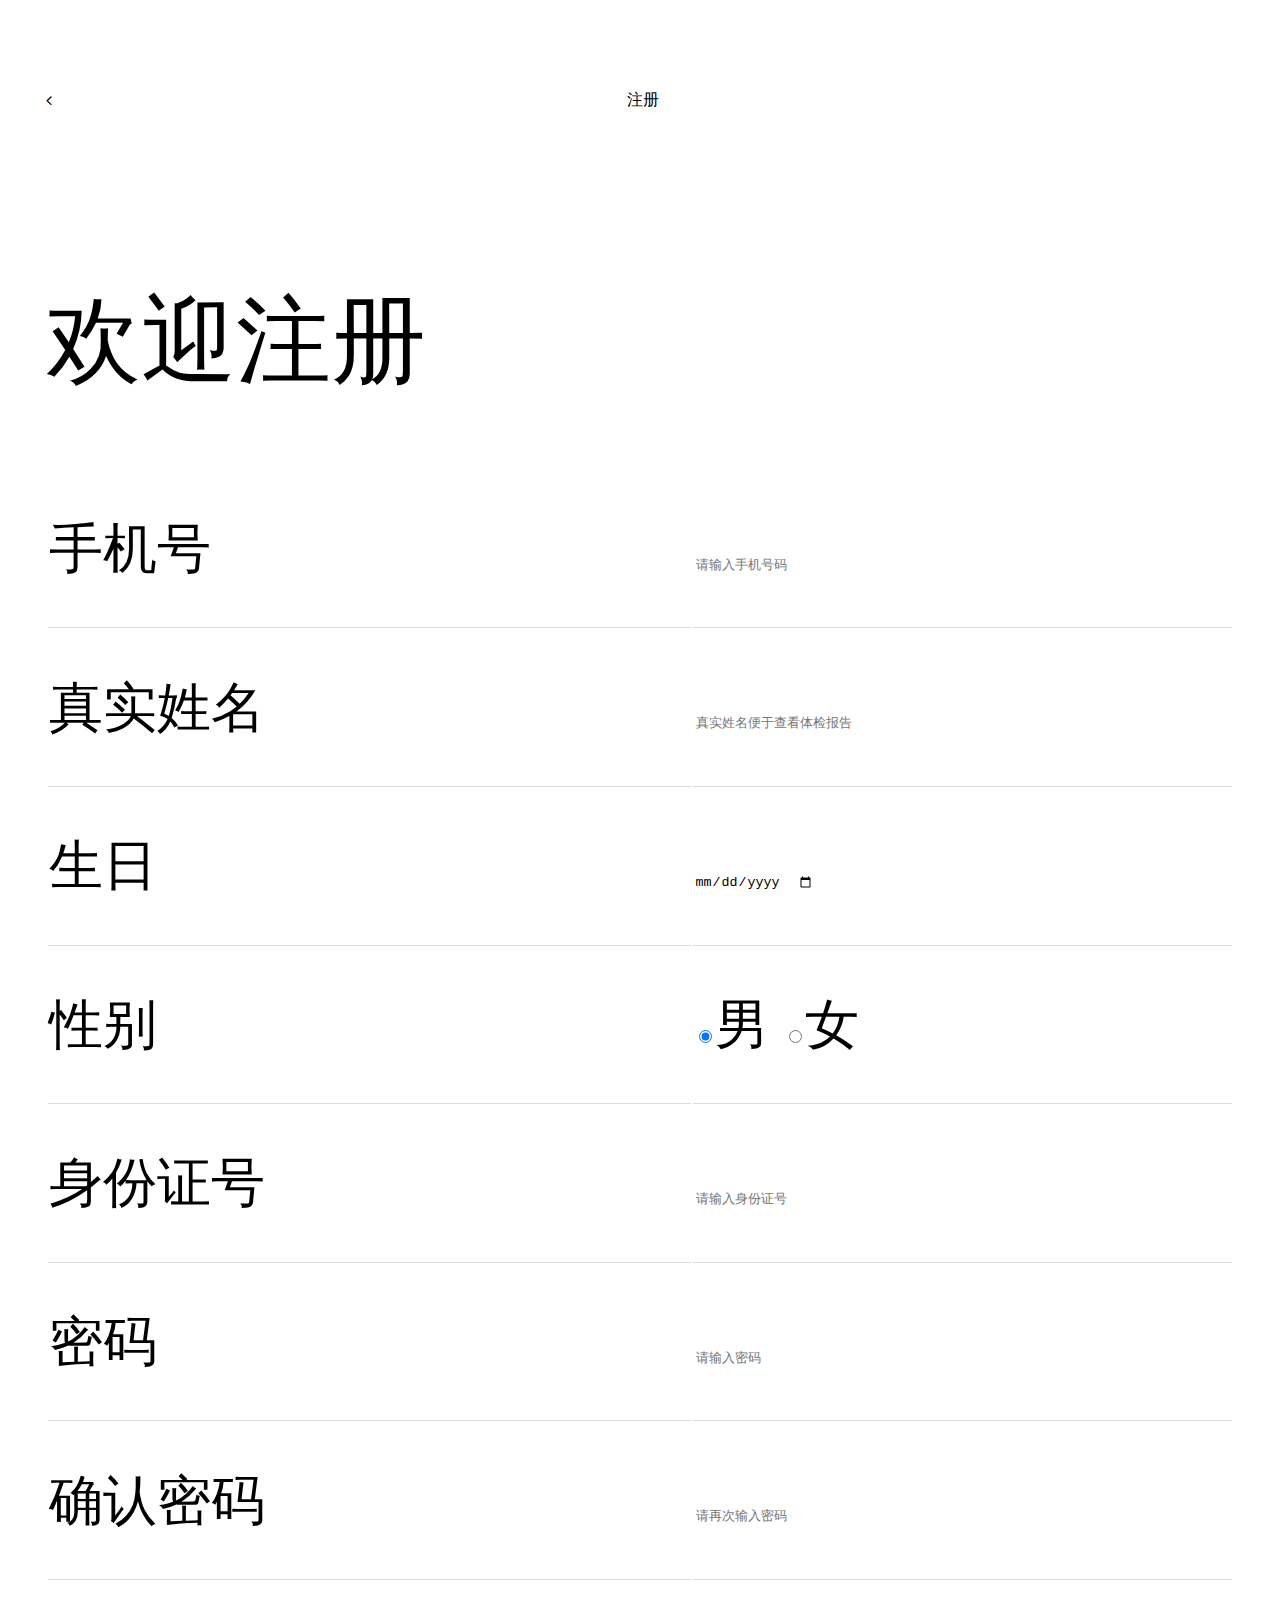
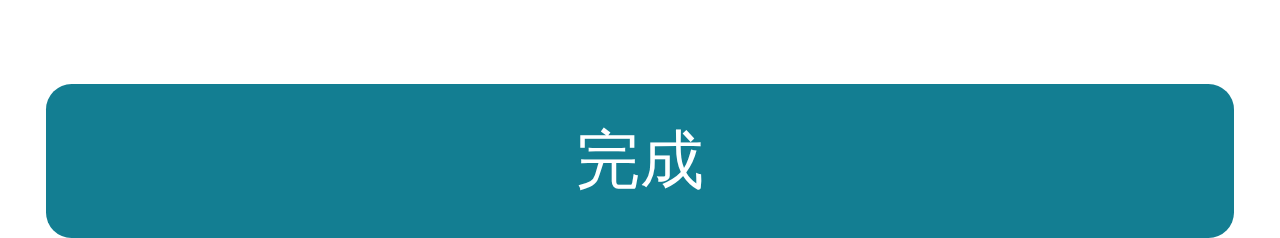
<file: Web/register.html>
<!DOCTYPE html>
<html lang="en">
<head>
    <meta charset="UTF-8">
    <meta http-equiv="X-UA-Compatible" content="IE=edge">
    <meta name="viewport" content="witd=device-width,initial-scale=1.0">
    <link rel="stylesheet" href="framework\font-awesome\css\font-awesome.min.css">
    <link rel="stylesheet" href="framework/reset.css">
    <link rel="stylesheet" href="css/register.css">
    <title> 东软体检app—注册</title>
</head>
<body>
    <!--总容器-->
<div class="wrapper">
    <header>
        <i class="fa fa-angle-left" onclick="history.go(-1)"></i>
        <p>注册</p>
        <div></div>

    </header>
    <div class="top-ban"></div>
    <h1>欢迎注册</h1>
    <table>
        <tr>
            <td>手机号</td>
            <td><input type="text" placeholder="请输入手机号码"></td>
        </tr>
        <tr>
            <td>真实姓名</td>
            <td><input type="text" placeholder="真实姓名便于查看体检报告"></td>
        </tr>
        <tr>
            <td>生日</td>
            <td><input type="date"></td>
        </tr>
        <tr>
            <td>性别</td>
            <td>
                <input type="radio" name="gender" value="男" checked/>男
                <input type="radio" name="gender" value="女"/>女
            </td>
        </tr>
        
        <tr>
            <td>身份证号</td>
            <td><input type="text" placeholder="请输入身份证号"></td>
        </tr>
        <tr>
            <td>密码</td>
            <td><input type="password" placeholder="请输入密码"></td>
        </tr>
        <tr>
            <td>确认密码</td>
            <td><input type="password" placeholder="请再次输入密码"></td>
        </tr>
    </table>
    <div class="btn" onclick="location.href='login.html'">完成</div>

</div>

</body>

</html>
</file>
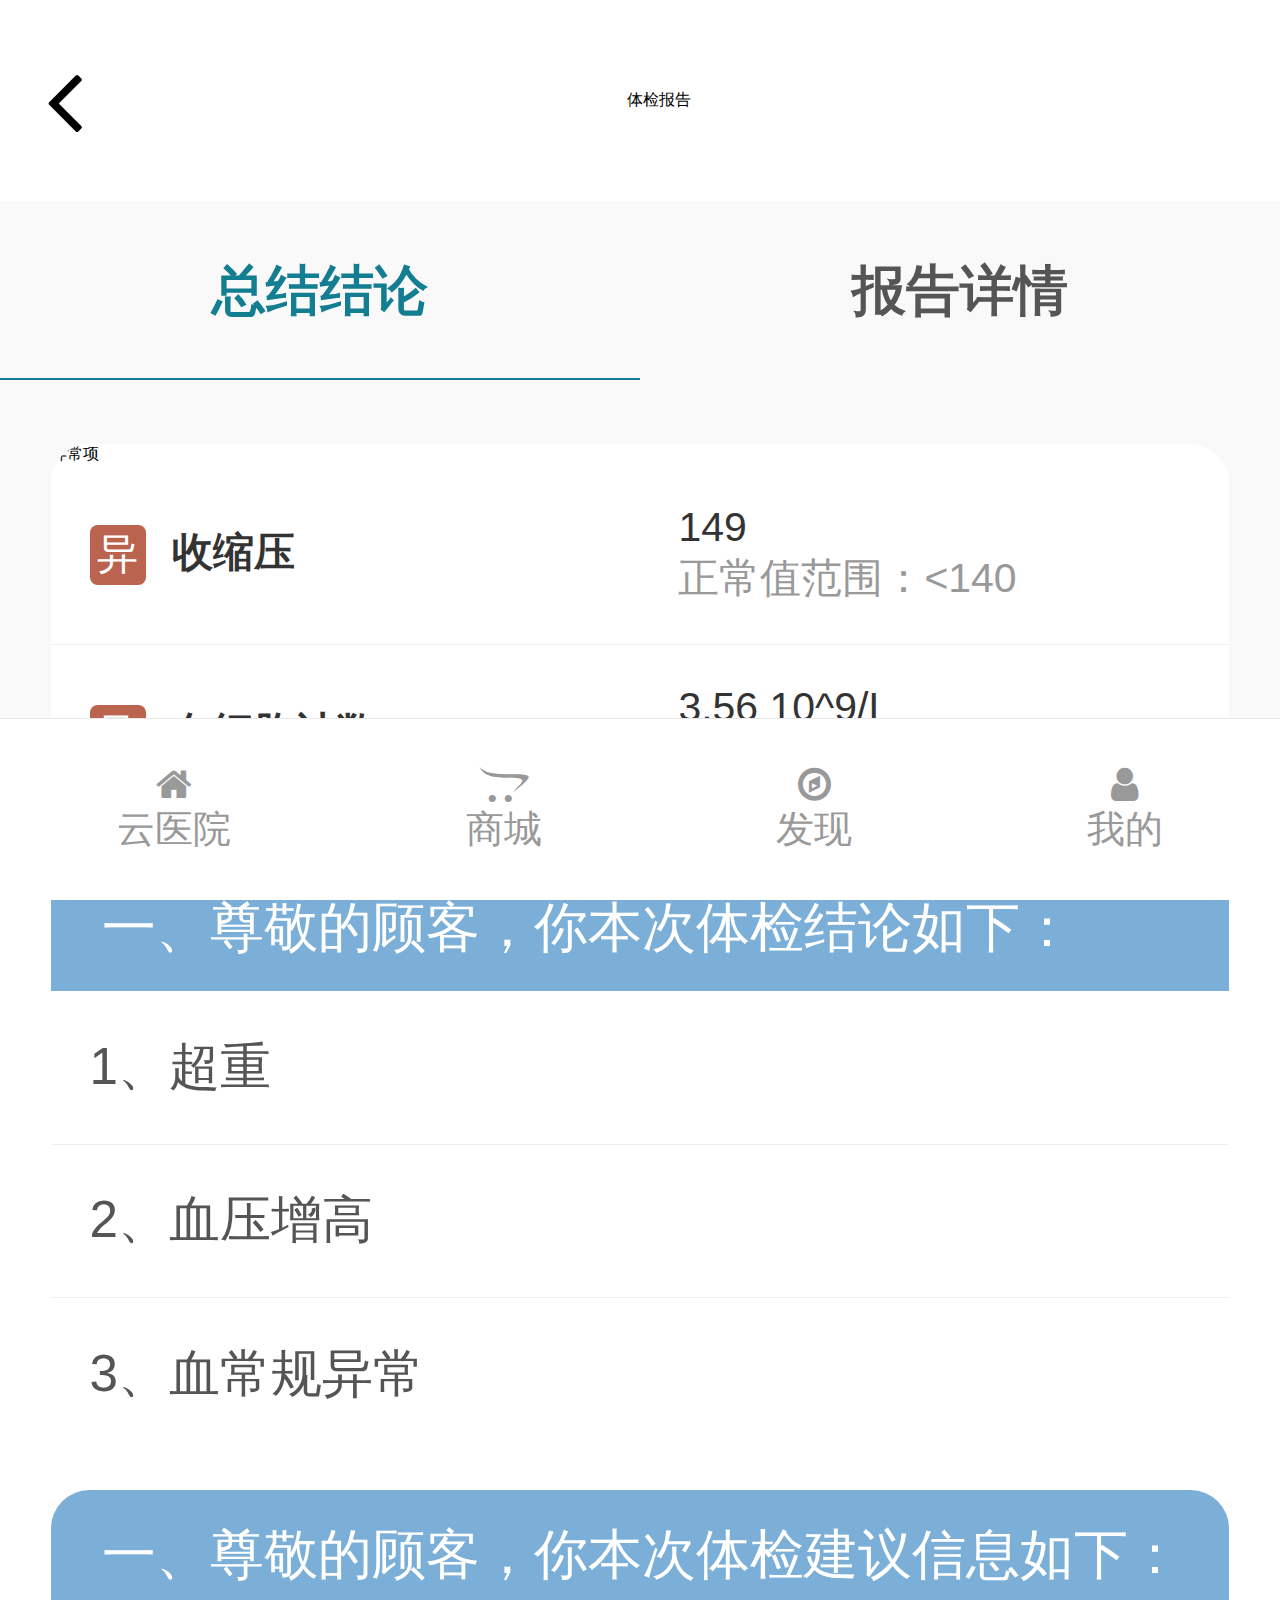
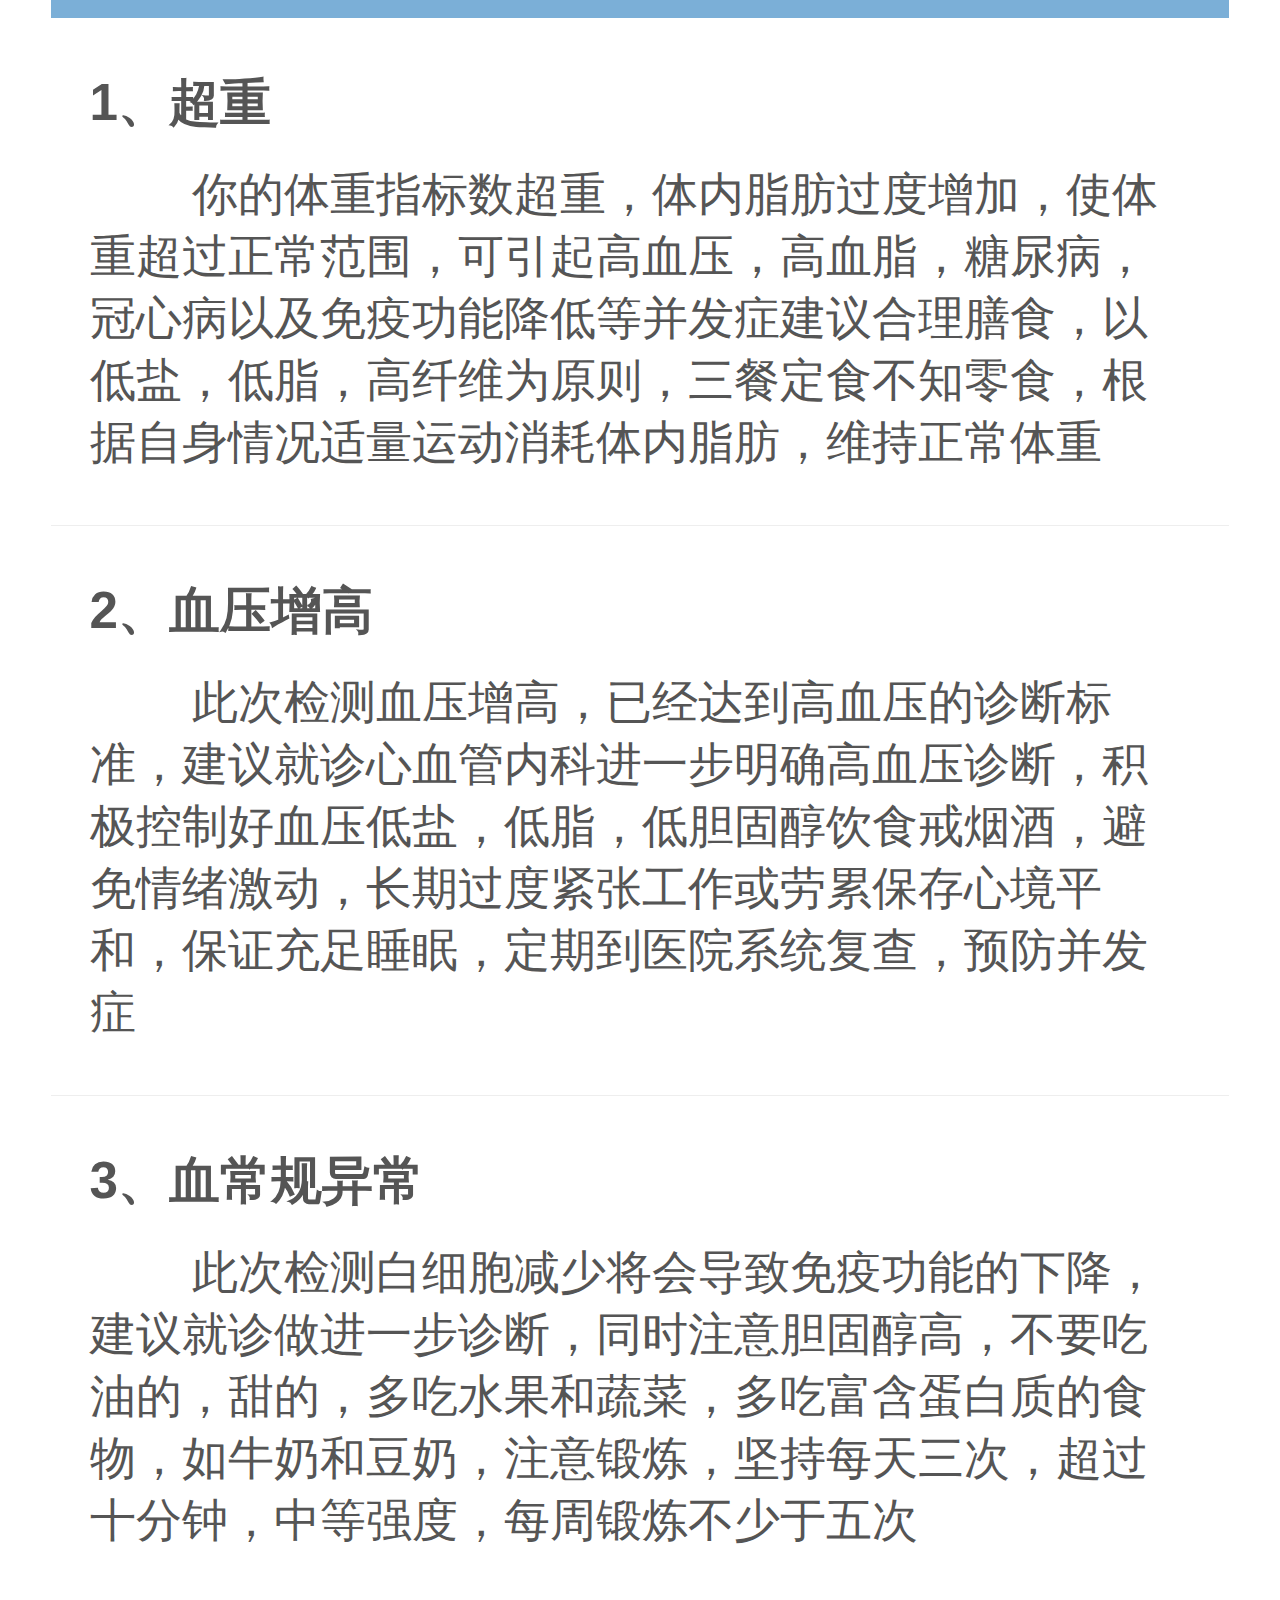
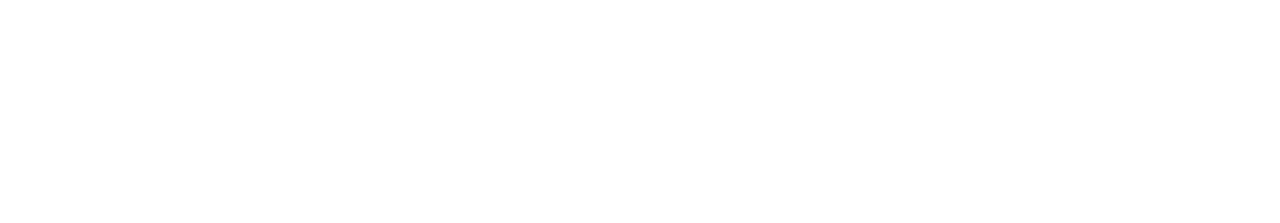
<file: Web/report.html>
<!DOCTYPE html>
<html lang="en">
<head>
    <meta charset="UTF-8">
    <meta name="viewport" content="width=device-width, initial-scale=1.0">
    <link rel="stylesheet" href="framework/font-awesome/css/font-awesome.min.css">
    <link rel="stylesheet" href="framework/reset.css">
    <link rel="stylesheet" href="css/report.css">
    <script src="js/report.js"></script>
    <title>东软体检APP-体检报告</title>
</head>
<body>
    <!--总容器-->
    <div class="wrapper">
        <header>
            <i class="fa fa-angle-left" onclick="history.go(-1)"></i>
            <p>体检报告</p>
            <div></div>
        </header>

        <nav>
            <div>总结结论</div>
            <div>报告详情</div>
        </nav>

        <div class="top-ban"></div>

        <div class="nav-content-item">
            <div class="item">
                <div calss="title">异常项</div>
                <ul>
                    <li>
                        <div class="indications">
                            <div class="left">
                                <div>异</div>
                                <p>收缩压</p>
                            </div>
                            <div class="right">
                                <p>149</p>
                                <p>正常值范围：&lt;140</p>
                            </div>
                        </div>
                    </li>

                    <li>
                        <div class="indications">
                            <div class="left">
                                <div>异</div>
                                <p>白细胞计数</p>
                            </div>
                            <div class="right">
                                <p>3.56 10^9/L</p>
                                <p>正常值范围：4-10</p>
                            </div>
                        </div>
                    </li>
                </ul>
            </div>   
            <div class="item">
                <div class="title">一、尊敬的顾客，你本次体检结论如下：</div>
                <ul>
                    <li class="conclusion-title">1、超重</li>
                    <li class="conclusion-title">2、血压增高</li>
                    <li class="conclusion-title">3、血常规异常</li>
                </ul>
            </div>
            <div class="item">
                <div class="title">一、尊敬的顾客，你本次体检建议信息如下：</div>
                <ul>
                    <li class="conclusion-content">
                        <h3>1、超重</h3>
                        <p>
                            你的体重指标数超重，体内脂肪过度增加，使体重超过正常范围，可引起高血压，高血脂，糖尿病，冠心病以及免疫功能降低等并发症建议合理膳食，以低盐，低脂，高纤维为原则，三餐定食不知零食，根据自身情况适量运动消耗体内脂肪，维持正常体重
                        </p>
                    </li>
                    <li class="conclusion-content">
                        <h3>2、血压增高</h3>
                        <p>
                            此次检测血压增高，已经达到高血压的诊断标准，建议就诊心血管内科进一步明确高血压诊断，积极控制好血压低盐，低脂，低胆固醇饮食戒烟酒，避免情绪激动，长期过度紧张工作或劳累保存心境平和，保证充足睡眠，定期到医院系统复查，预防并发症
                        </p>
                    </li>
                    <li class="conclusion-content">
                        <h3>3、血常规异常</h3>
                        <p>
                            此次检测白细胞减少将会导致免疫功能的下降，建议就诊做进一步诊断，同时注意胆固醇高，不要吃油的，甜的，多吃水果和蔬菜，多吃富含蛋白质的食物，如牛奶和豆奶，注意锻炼，坚持每天三次，超过十分钟，中等强度，每周锻炼不少于五次
                        </p>
                    </li>
                </ul>
            </div> 
        </div> 
        <div class="nav-content-item">    
            <div class="item">
                <div calss="title">一般检测</div>
                <ul>
                    <li>
                        <div class="indications">
                            <div class="left">
                                <div>异</div>
                                <p>收缩压</p>
                            </div>
                            <div class="right">
                                <p>149</p>
                                <p>正常值范围：&lt;140</p>
                            </div>
                        </div>
                    </li>
                    <li>
                        <div class="indications">
                            <div class="left">
                                <p>舒张压</p>
                            </div>
                            <div class="right">
                                <p>90</p>
                                <p>正常值范围：&lt;90</p>
                            </div>
                        </div>
                    </li>
                    <li>
                        <div class="indications">
                            <div class="left">
                                <p>身高</p>
                            </div>
                            <div class="right">
                                <p>177.00 cm</p>
                            </div>
                        </div>
                    </li>
                    <li>
                        <div class="indications">
                            <div class="left">
                                <p>体重</p>
                            </div>
                            <div class="right">
                                <p>80 kg</p>
                            </div>
                        </div>
                    </li>
                </ul>
            </div>
            <div class="item">
                <div calss="title">血常规</div>
                <ul>
                    <li>
                        <div class="indications">
                            <div class="left">
                                <div>异</div>
                                <p>白细胞计数</p>
                            </div>
                            <div class="right">
                                <p>3.56 10^9/L</p>
                                <p>正常值范围：4-10</p>
                            </div>
                        </div>
                    </li>

                    <li>
                        <div class="indications">
                            <div class="left">
                                <p>红细胞压值</p>
                            </div>
                            <div class="right">
                                <p>47.4 %</p>
                                <p>正常值范围：36-90</p>
                            </div>
                        </div>
                    </li>

                    <li>
                        <div class="indications">
                            <div class="left">
                                <p>淋巴细胞计数百分比</p>
                            </div>
                            <div class="right">
                                <p>19.03 %</p>
                                <p>正常值范围：18.3-47.9</p>
                            </div>
                        </div>
                    </li>

                    <li>
                        <div class="indications">
                            <div class="left">
                                <p>单核细胞计数百分比</p>
                            </div>
                            <div class="right">
                                <p>8.00 %</p>
                                <p>正常值范围：4.2-15.2</p>
                            </div>
                        </div>
                    </li>

                    <li>
                        <div class="indications">
                            <div class="left">
                                <p>嗜酸性粒细胞计数百分比</p>
                            </div>
                            <div class="right">
                                <p>1.20 %</p>
                                <p>正常值范围：0.2-7.6</p>
                            </div>
                        </div>
                    </li>
                </ul>
            </div>
            <div class="item">
                <div calss="title">尿常规</div>
                <ul>
                    <li>
                        <div class="indications">
                            <div class="left">
                                <p>尿白细胞</p>
                            </div>
                            <div class="right">
                                <p>- /ul</p>
                                <p>正常值范围：-</p>
                            </div>
                        </div>
                    </li>
                    <li>
                        <div class="indications">
                            <div class="left">
                                <p>尿亚硝酸盐</p>
                            </div>
                            <div class="right">
                                <p>正常值范围：阴性</p>
                            </div>
                        </div>
                    </li>
                    <li>
                        <div class="indications">
                            <div class="left">
                                <p>尿液酸碱度</p>
                            </div>
                            <div class="right">
                                <p>6.0</p>
                                <p>正常值范围：5.5-6.5</p>
                            </div>
                        </div>
                    </li>
                </ul>
            </div>
            
            <div class="item">
                <div calss="title">妇科检查</div>
                <ul>
                    <li class="indications">
                        <div class="indications-type-4">
                            <div>
                                <p>盆腔检查</p>
                            </div>
                            <div class="right">
                                <p>
                                    盆腔检查结果内容，盆腔检查结果内容，盆腔检查结果内容，盆腔检查结果内容，盆腔检查结果内容
                                </p>
                            </div>
                        </div>
                    </li>
                    <li class="indications">
                        <div class="indications-type-4">
                            <div>
                                <p>乳腺检查</p>
                            </div>
                            <div class="right">
                                <p>
                                    乳腺检查结果内容，乳腺检查结果内容，乳腺检查结果内容，乳腺检查结果内容，乳腺检查结果内容
                                </p>
                            </div>
                        </div>
                    </li>
                    <li class="indications">
                        <div class="indications-type-4">
                            <div>
                                <p>子宫检查</p>
                            </div>
                            <div class="right">
                                <p>
                                    子宫检查结果内容，子宫检查结果内容，子宫检查结果内容，子宫检查结果内容，子宫检查结果内容
                                </p>
                            </div>
                        </div>
                    </li>
                </ul>
            </div>
        </div>




        <div class="bottom-ban"></div>
        <footer>
            <ul>
                <li>
                    <i class="fa fa-home"></i>
                    <p>云医院</p>
                </li>
                <li>
                    <i class="fa fa-opencart"></i>
                    <p>商城</p>
                </li>
                <li>
                    <i class="fa fa-compass"></i>
                    <p>发现</p>
                </li>
                <li>
                    <i class="fa fa-user"></i>
                    <p>我的</p>
                </li>
            </ul>
        </footer>
    </div>
</body>
</html>
</file>
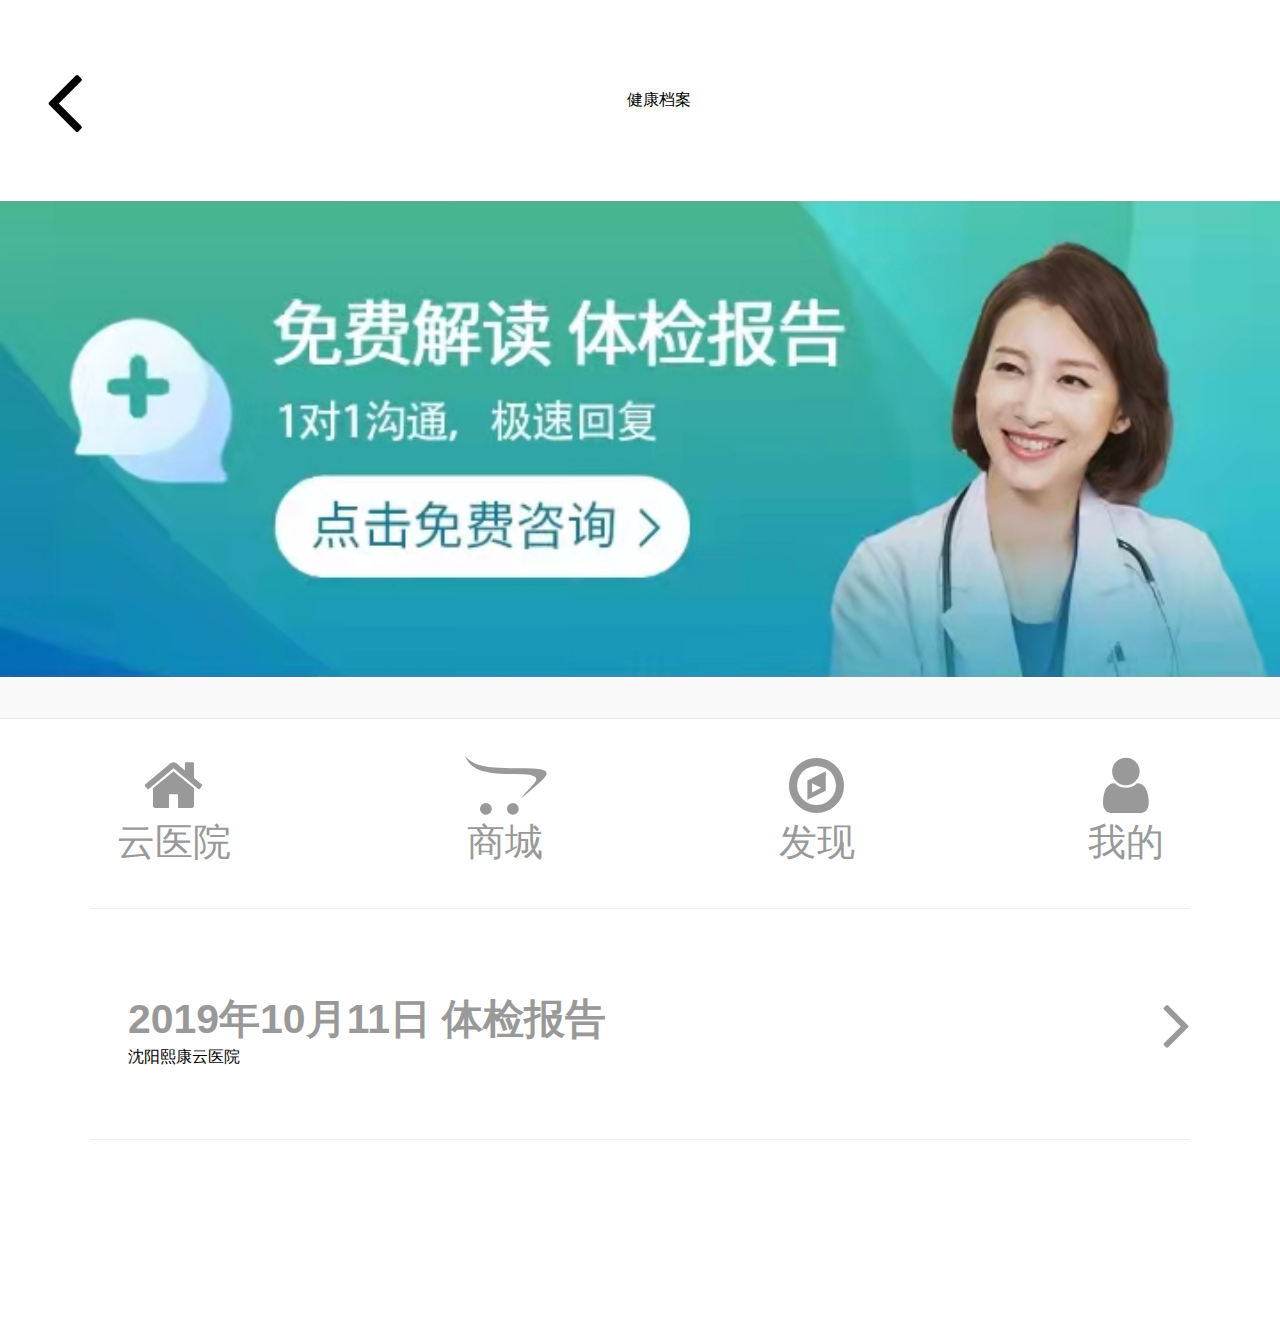
<file: Web/reportlist.html>
<!DOCTYPE html>
<html lang="en">
<head>
    <meta charset="UTF-8">
    <meta name="viewport" content="width=device-width, initial-scale=1.0">
    <link rel="stylesheet" href="framework/font-awesome/css/font-awesome.min.css">
    <link rel="stylesheet" href="framework/reset.css">
    <link rel="stylesheet" href="css/reportlist.css">
    <title>东软体检APP-健康档案</title>
</head>
<body>
    <!--总容器-->
    <div class="wrapper">
        <header>
            <i class="fa fa-angle-left" onclick="history.go(-1)"></i>
            <p>健康档案</p>
            <div></div>
        </header>
        <div class="top-ban"></div>

        <section>
            
            <img src="img/report.png">
            <ul>
                <li>
                    <div class="left">
                       <i class="fa fa-flie-text-o"></i> 
                       <div>
                            <p>2021年11月24日 体检报告</p>
                            <p>沈阳世贸熙康健康管理中心</p>
                       </div>
                    </div>
                    <div class="right" onclick="location.href='report.html'">
                        <i class="fa fa-angle-right"></i>
                    </div>
                </li>
                <li>
                    <div class="left">
                       <i class="fa fa-flie-text-o"></i> 
                       <div>
                            <p>2019年10月11日 体检报告</p>
                            <p>沈阳熙康云医院</p>
                       </div>
                    </div>
                    <div class="right" onclick="location.href='report.html'">
                        <i class="fa fa-angle-right"></i>
                    </div>
                </li>
            </ul>



        </section>

        <div class="bottom-ban"></div>
        <footer>
            <ul>
                <li>
                    <i class="fa fa-home"></i>
                    <p>云医院</p>
                </li>
                <li>
                    <i class="fa fa-opencart"></i>
                    <p>商城</p>
                </li>
                <li>
                    <i class="fa fa-compass"></i>
                    <p>发现</p>
                </li>
                <li>
                    <i class="fa fa-user"></i>
                    <p>我的</p>
                </li>
            </ul>
        </footer>
    </div>
</body>
</html>
</file>
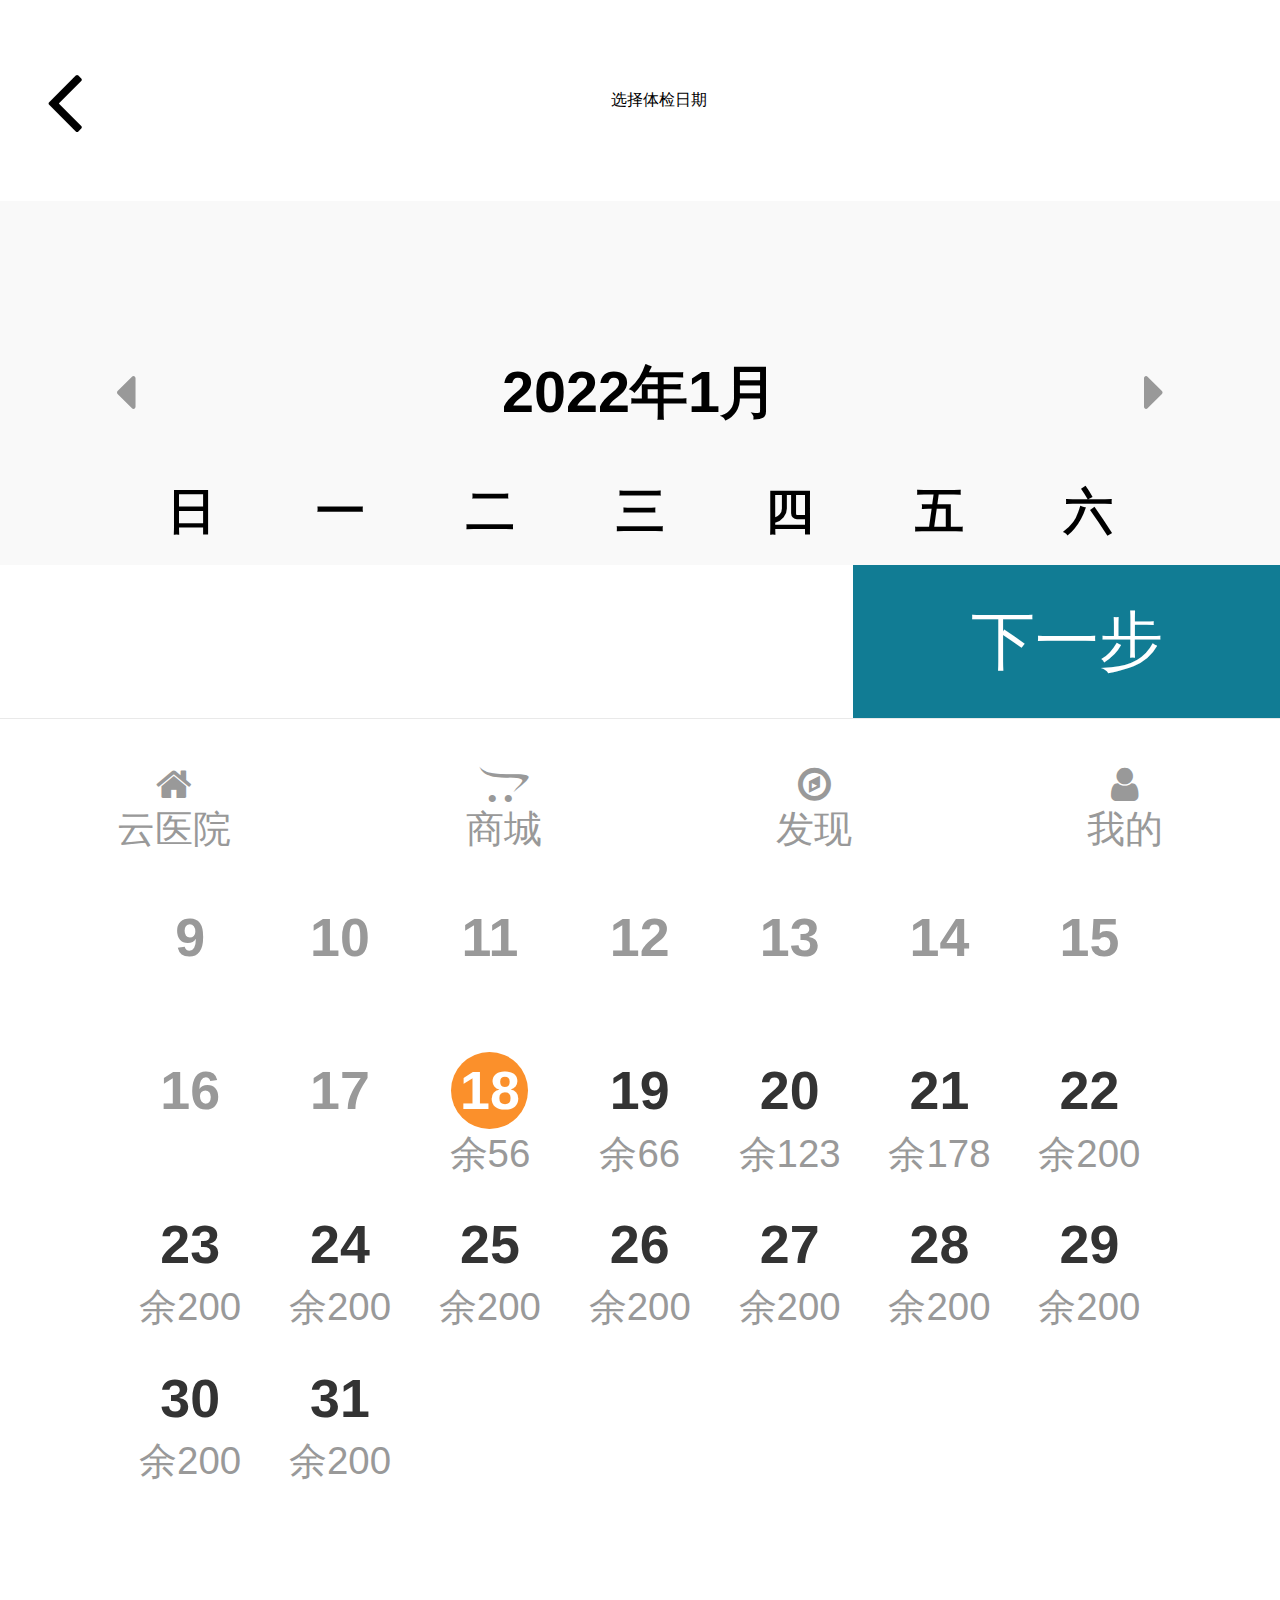
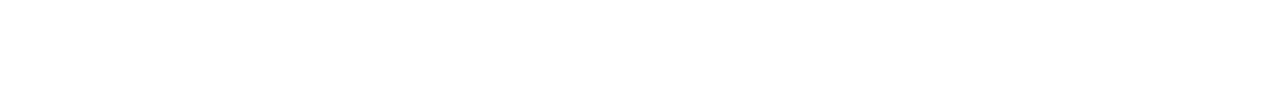
<file: Web/selectdate.html>
<!DOCTYPE html>
<html lang="en">
<head>
    <meta charset="UTF-8">
    <meta name="viewport" content="width=device-width, initial-scale=1.0">
    <link rel="stylesheet" href="framework/font-awesome/css/font-awesome.min.css">
    <link rel="stylesheet" href="framework/reset.css">
    <link rel="stylesheet" href="css/selectdate.css">
    <title>东软体检APP-选择体检日期</title>
</head>
<body>
    <!--总容器-->
    <div class="wrapper">
        <header>
            <i class="fa fa-angle-left" onclick="history.go(-1)"></i>
            <p>选择体检日期</p>
        <div></div>
        </header>
    <div class="top-ban"></div>

    <section>
        <div class="date-box">
            <i class="fa fa-caret-left"></i>
            <p>2022年1月</p>
            <i class="fa fa-caret-right"></i>
        </div>
        <table>
            <th>日</th>
            <th>一</th>
            <th>二</th>
            <th>三</th>
            <th>四</th>
            <th>五</th>
            <th>六</th>
        </table>
        <ul>
            <li>
                <p></p>
                <p></p>
            </li>
            <li>
                <p></p>
                <p></p>
            </li>
            <li>
                <p></p>
                <p></p>
            </li>
            <li>
                <p></p>
                <p></p>
            </li>
            <li>
                <p></p>
                <p></p>
            </li>
            <li>
                <p></p>
                <p></p>
            </li>
            <li>
                <p>1</p>
                <p></p>
            </li>
            <li>
                <p>2</p>
                <p></p>
            </li>
            <li>
                <p>3</p>
                <p></p>
            </li>
            <li>
                <p>4</p>
                <p></p>
            </li>
            <li>
                <p>5</p>
                <p></p>
            </li>
            <li>
                <p>6</p>
                <p></p>
            </li>
            <li>
                <p>7</p>
                <p></p>
            </li>
            <li>
                <p>8</p>
                <p></p>
            </li>
            <li>
                <p>9</p>
                <p></p>
            </li>
            <li>
                <p>10</p>
                <p></p>
            </li>
            <li>
                <p>11</p>
                <p></p>
            </li>
            <li>
                <p>12</p>
                <p></p>
            </li>
            <li>
                <p>13</p>
                <p></p>
            </li>
            <li>
                <p>14</p>
                <p></p>
            </li>
            <li>
                <p>15</p>
                <p></p>
            </li>
            <li>
                <p>16</p>
                <p></p>
            </li>
            <li>
                <p>17</p>
                <p></p>
            </li>
            <li>
                <p class="fontcolor pselect">18</p>
                <p>余56</p>
            </li>
            <li>
                <p class="fontcolor">19</p>
                <p>余66</p>
            </li>
            <li>
                <p class="fontcolor">20</p>
                <p>余123</p>
            </li>
            <li>
                <p class="fontcolor">21</p>
                <p>余178</p>
            </li>
            <li>
                <p class="fontcolor">22</p>
                <p>余200</p>
            </li>
            <li>
                <p class="fontcolor">23</p>
                <p>余200</p>
            </li>
            <li>
                <p class="fontcolor">24</p>
                <p>余200</p>
            </li>
            <li>
                <p class="fontcolor">25</p>
                <p>余200</p>
            </li>
            <li>
                <p class="fontcolor">26</p>
                <p>余200</p>
            </li>
            <li>
                <p class="fontcolor">27</p>
                <p>余200</p>
            </li>
            <li>
                <p class="fontcolor">28</p>
                <p>余200</p>
            </li>
            <li>
                <p class="fontcolor">29</p>
                <p>余200</p>
            </li>
            <li>
                <p class="fontcolor">30</p>
                <p>余200</p>
            </li>
            <li>
                <p class="fontcolor">31</p>
                <p>余200</p>
            </li>
        </ul>
    </section>

   <div class="bottom-btn">
    <div></div>
    <div onclick="location.href='confirmoder.html'">下一步</div>
   </div>

    <div class="bottom-ban"></div>
        <footer>
            <ul>
                <li>
                    <i class="fa fa-home"></i>
                    <p>云医院</p>
                </li>
                <li>
                    <i class="fa fa-opencart"></i>
                    <p>商城</p>
                </li>
                <li>
                    <i class="fa fa-compass"></i>
                    <p>发现</p>
                </li>
                <li>
                    <i class="fa fa-user"></i>
                    <p>我的</p>
                </li>
            </ul>
        </footer>
    </div>
</body>
</html>
</file>
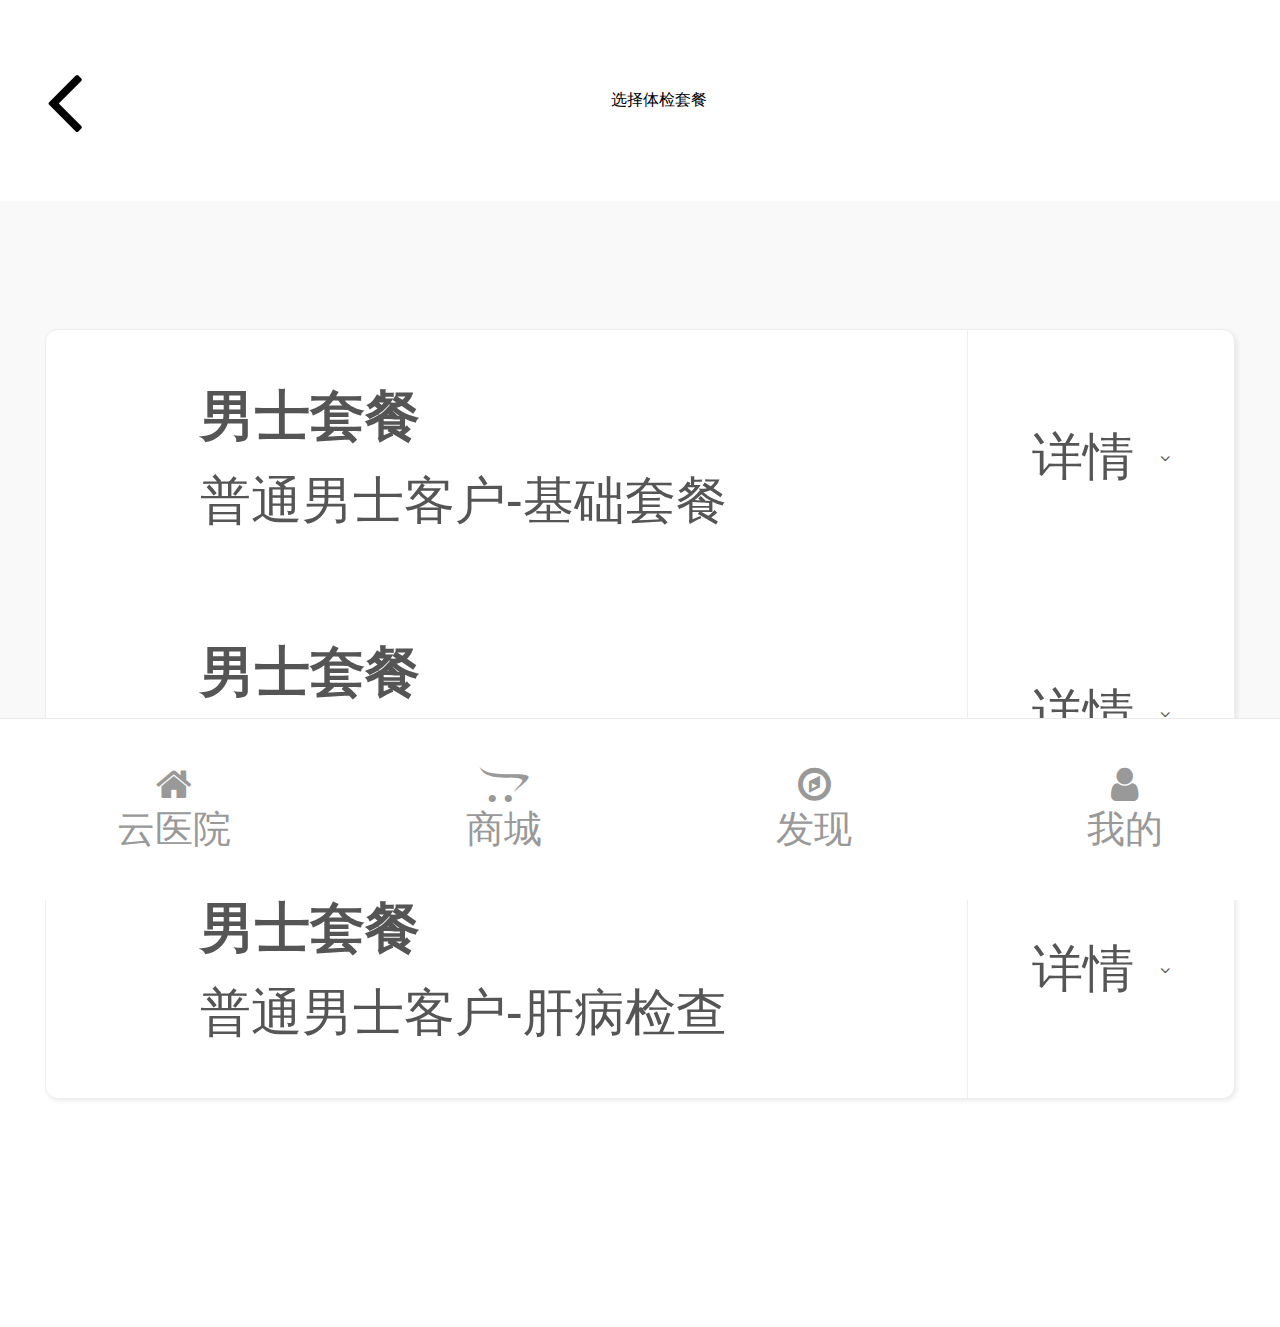
<file: Web/setmeal.html>
<!DOCTYPE html>
<html lang="en">
<head>
    <meta charset="UTF-8">
    <meta name="viewport" content="width=device-width, initial-scale=1.0">
    <link rel="stylesheet" href="framework/font-awesome/css/font-awesome.min.css">
    <link rel="stylesheet" href="framework/reset.css">
    <link rel="stylesheet" href="css/setmeal.css">
    <script src="js/setmeal.js"></script>
    <title>东软体检APP-选择体检套餐</title>
</head>
<body>
    <!--总容器-->
    <div class="wrapper">
        <header>
            <i class="fa fa-angle-left" onclick="history.go(-1)"></i>
            <p>选择体检套餐</p>
            <div></div>
        </header>
        <div class="top-ban"></div>

        <ul class="setmeal">
            <li>
                <div class="item">
                    <div class="item-left" onclick="location.href='selectdate.html'">
                        <h3>男士套餐</h3>
                        <p>普通男士客户-基础套餐</p>
                    </div>
                    <div class="item-right">
                        <p>详情</p>
                        <i class="fa fa-angle-down"></i>
                    </div>
                </div>
                <div class="item-content">
                    <table>
                        <tr>
                            <th>检查项目</th>
                            <th>检查内容</th>
                            <th>检查意义</th>
                        </tr>
                        <tr>
                            <td>一般检查</td>
                            <td>
                                血压、身高、体重、腰围、臀围
                            </td>
                            <td>通过仪器测定人体基本健康指标</td>
                        </tr>
                        <tr>
                            <td>血常规</td>
                            <td>血常规24项：白细胞计数 (WBC)、中性粒细胞百分比 (NEUT%)、淋巴细胞百分比 (LYM%)、单核细胞百分比 (MONO%)、嗜酸性粒细胞百分比 (EOS%)、嗜碱性粒细胞百分比 (BASO%)、中性粒细胞计数 (NEUT#)、淋巴细胞计数 (LYM#)、
                                单核细胞计数 (MONO#)、嗜酸性粒细胞计数 (EOS#)、嗜碱性粒细胞计数 (BASO#)、红细胞计数 (RBC)、血红蛋白 (Hb)、红细胞压积 (Hct)、平均红细胞体积 (MCV)、平均红细胞血红蛋白含量 (MCH)、平均红细胞血红蛋白浓度 (MCHC)、
                                红细胞分布宽度 (RDW)、血小板计数 (PLT)、平均血小板体积 (MPV)、血小板分布宽度 (PDW)、大血小板比率 (P-LCR)、红细胞比容 (Hb/RBC)、平均血红蛋白浓度 (MCHC)</td>
                            <td>血常规是一项常规的血液检查，通过评估血细胞情况，诊断疾病，监测治疗进展和提供健康评估，对于综合评估一个人的健康状况非常重要。</td>
                        </tr>
                        <tr>
                            <td>尿常规</td>
                            <td>尿液颜色、透明度、比重、pH值、蛋白质、葡萄糖、酮体、胆红素、尿胆原、尿潜血、亚硝酸盐、白细胞酯酶、红细胞计数、白细胞计数、上皮细胞计数和细菌计数等</td>
                            <td>临床三大常规检测之一，尿常规可以提供关于尿液的性质、肾功能、泌尿系统疾病和其他潜在健康问题的信息，有助于医生进行疾病诊断和治疗监测</td>
                        </tr>
                    </table>
                </div>
                <div class="item">
                    <div class="item-left" onclick="location.href='selectdate.html'">
                        <h3>男士套餐</h3>
                        <p>普通男士客户-脑血管系统</p>
                    </div>
                    <div class="item-right">
                        <p>详情</p>
                        <i class="fa fa-angle-down"></i>
                    </div>
                </div>
                <div class="item-content">
                    <table>
                        <tr>
                            <th>检查项目</th>
                            <th>检查内容</th>
                            <th>检查意义</th>
                        </tr>
                        <tr>
                            <td>一般检查</td>
                            <td>
                                血压、身高、体重、腰围、臀围
                            </td>
                            <td>通过仪器测定人体基本健康指标</td>
                        </tr>
                        <tr>
                            <td>血常规</td>
                            <td>血常规24项：白细胞计数 (WBC)、中性粒细胞百分比 (NEUT%)、淋巴细胞百分比 (LYM%)、单核细胞百分比 (MONO%)、嗜酸性粒细胞百分比 (EOS%)、嗜碱性粒细胞百分比 (BASO%)、中性粒细胞计数 (NEUT#)、淋巴细胞计数 (LYM#)、
                                单核细胞计数 (MONO#)、嗜酸性粒细胞计数 (EOS#)、嗜碱性粒细胞计数 (BASO#)、红细胞计数 (RBC)、血红蛋白 (Hb)、红细胞压积 (Hct)、平均红细胞体积 (MCV)、平均红细胞血红蛋白含量 (MCH)、平均红细胞血红蛋白浓度 (MCHC)、
                                红细胞分布宽度 (RDW)、血小板计数 (PLT)、平均血小板体积 (MPV)、血小板分布宽度 (PDW)、大血小板比率 (P-LCR)、红细胞比容 (Hb/RBC)、平均血红蛋白浓度 (MCHC)</td>
                            <td>血常规是一项常规的血液检查，通过评估血细胞情况，诊断疾病，监测治疗进展和提供健康评估，对于综合评估一个人的健康状况非常重要。</td>
                        </tr>
                        <tr>
                            <td>尿常规</td>
                            <td>尿液颜色、透明度、比重、pH值、蛋白质、葡萄糖、酮体、胆红素、尿胆原、尿潜血、亚硝酸盐、白细胞酯酶、红细胞计数、白细胞计数、上皮细胞计数和细菌计数等</td>
                            <td>临床三大常规检测之一，尿常规可以提供关于尿液的性质、肾功能、泌尿系统疾病和其他潜在健康问题的信息，有助于医生进行疾病诊断和治疗监测</td>
                        </tr>
                    </table>
                </div>
                <div class="item">
                    <div class="item-left" onclick="location.href='selectdate.html'">
                        <h3>男士套餐</h3>
                        <p>普通男士客户-肝病检查</p>
                    </div>
                    <div class="item-right">
                        <p>详情</p>
                        <i class="fa fa-angle-down"></i>
                    </div>
                </div>
                <div class="item-content">
                    <table>
                        <tr>
                            <th>检查项目</th>
                            <th>检查内容</th>
                            <th>检查意义</th>
                        </tr>
                        <tr>
                            <td>一般检查</td>
                            <td>
                                血压、身高、体重、腰围、臀围
                            </td>
                            <td>通过仪器测定人体基本健康指标</td>
                        </tr>
                        <tr>
                            <td>血常规</td>
                            <td>血常规24项：白细胞计数 (WBC)、中性粒细胞百分比 (NEUT%)、淋巴细胞百分比 (LYM%)、单核细胞百分比 (MONO%)、嗜酸性粒细胞百分比 (EOS%)、嗜碱性粒细胞百分比 (BASO%)、中性粒细胞计数 (NEUT#)、淋巴细胞计数 (LYM#)、
                                单核细胞计数 (MONO#)、嗜酸性粒细胞计数 (EOS#)、嗜碱性粒细胞计数 (BASO#)、红细胞计数 (RBC)、血红蛋白 (Hb)、红细胞压积 (Hct)、平均红细胞体积 (MCV)、平均红细胞血红蛋白含量 (MCH)、平均红细胞血红蛋白浓度 (MCHC)、
                                红细胞分布宽度 (RDW)、血小板计数 (PLT)、平均血小板体积 (MPV)、血小板分布宽度 (PDW)、大血小板比率 (P-LCR)、红细胞比容 (Hb/RBC)、平均血红蛋白浓度 (MCHC)</td>
                            <td>血常规是一项常规的血液检查，通过评估血细胞情况，诊断疾病，监测治疗进展和提供健康评估，对于综合评估一个人的健康状况非常重要。</td>
                        </tr>
                        <tr>
                            <td>尿常规</td>
                            <td>尿液颜色、透明度、比重、pH值、蛋白质、葡萄糖、酮体、胆红素、尿胆原、尿潜血、亚硝酸盐、白细胞酯酶、红细胞计数、白细胞计数、上皮细胞计数和细菌计数等</td>
                            <td>临床三大常规检测之一，尿常规可以提供关于尿液的性质、肾功能、泌尿系统疾病和其他潜在健康问题的信息，有助于医生进行疾病诊断和治疗监测</td>
                        </tr>
                    </table>
                </div>
            </li>

        </ul>

        <div class="bottom-ban"></div>
        <footer>
            <ul>
                <li>
                    <i class="fa fa-home"></i>
                    <p>云医院</p>
                </li>
                <li>
                    <i class="fa fa-opencart"></i>
                    <p>商城</p>
                </li>
                <li>
                    <i class="fa fa-compass"></i>
                    <p>发现</p>
                </li>
                <li>
                    <i class="fa fa-user"></i>
                    <p>我的</p>
                </li>
            </ul>
        </footer>
    </div>
</body>
</html>
</file>
<file: Web/css/index.css>
/********************  总容器  ******************/
.wrapper{
    width: 100%;
    background-color: #F9F9F9;
}

/********************  header  ******************/
header{
    width: 100%;
    height: 15.7vw;
    background-color: #fff;
    position: fixed;
    left: 0;
    top: 0;
}
header .header-content{
    width: 100%;
    height: 14.2vw;
    display: flex;
    align-items: center;
    justify-content: space-between;
}
header .header-content .header-content-left{
    display: flex;
    align-items: center;
}
header  .header-content .header-content-left h1{
    font-size:5vw;
    font-weight: 500;
    margin-left: 3.6vw;
    letter-spacing: 0.4vw;
}
header  .header-content .header-content-left .fa-angle-down{
    font-size: 6vw;
    font-weight: 2vw;
}
header  .header-content .fa-envelope-o{
    font-size: 5.6vw;
    margin-right: 3.6vw;
}
header .header-bottom{
    width: 100%;
    height: 1.5vw;
    background-color: #F9F9F9;
}

/********************  nav  ******************/
nav{
    width: 100%;
    height: 110vw;
    background-color: #fff;
    margin-bottom: 3.6vw;
    overflow: hidden;
}
nav .logo-img{
    width: 92.8vw;
    height: 28vw;
    margin: 0 auto;
    margin-top: 3.6vw;
}
nav .logo-img img{
    width: 92.8vw;
    height: 28vw;
}
nav ul{
    width: 92.8vw;
    margin: 0 auto;
    margin-top: 11vw;

    display: flex;
    flex-wrap: wrap;
    justify-content: space-between;
}
nav ul li{
    width: 45.5vw;
    height: 19.8vw;

    box-sizing: border-box;
    padding-top: 3vw;
    border: solid 1px #EFEFEF;
    box-shadow: 0 2px 0 rgba(0,0,0,.04);

    border-radius: 1vw;
    margin-bottom: 1vw;

    display: flex;
}
nav ul li img{
    width: 10vw;
    height: 10vw;
    margin: 0 1.4vw;
}
nav ul li .nav-item-text h3{
    font-size: 4.8vw;
    font-weight: 500;
    margin-bottom: 1vw;
}
nav ul li .nav-item-text p{
    font-size: 3.4vw;
    color: #888;
}
nav ul li .nav-item-text .menu03-h3-span{
    font-size: 6vw;
}

/********************  我的健康报告  ******************/
.report{
    width: 100%;
    height: 32vw;
    background-color: #fff;
    margin-bottom: 3vw;
}
.report .report-content{
    width: 100%;
    height: 19vw;
    box-sizing: border-box;
    padding: 0 3.6vw;
    font-size: 4.3vw;
    display: flex;
    align-items: center;
    justify-content: space-between;
}
.report .report-content > div{
    font-size: 3.6vw;
    color:#FFF;
    padding: 1.6vw 3vw;
    background-color: #127A90;
    border-radius: 2vw;

    user-select: none;
    cursor: pointer;
}

/********************  推荐医生  ******************/
.doctor{
    width: 100%;
    height: 79vw;
    background-color: #fff;
    margin-bottom: 3vw;
}
.doctor ul{
    width: 100%;
    height: 66vw;
    display: flex;
    flex-wrap: wrap;
    justify-content: space-between;
    align-items: center;
}
.doctor ul li{
    width: 22vw;
    height: 28vw;
    display: flex;
    flex-direction: column;
    align-items: center;

    user-select: none;
    cursor: pointer;
}
.doctor ul li img{
    width: 14vw;
    height: 14vw;
    border-radius: 7vw;
    margin-bottom: 1.8vw;
}
.doctor ul li h3{
    font-size: 4vw;
    font-weight: 500;
    margin-bottom: 1.8vw;
}
.doctor ul li p{
    font-size: 3vw;
    color: #888;
}
/********************  健康评估  ******************/
.assess{
    width: 100%;
    height: 43vw;
    background-color: #fff;
    margin-bottom: 3vw;
}
.assess .assess-content{
    width: 100%;
    height: 30vw;
    box-sizing: border-box;
    padding: 3.6vw;
    padding-right: 0vw;
}
.assess .assess-content .scroll-box{
    width: 100%;
    height: 22.8vw;
    position: relative;
    overflow: hidden;
}
.assess .assess-content .scroll-box ul{
    width: 270vw;
    height: 22.8vw;
    display: flex;
    overflow: hidden;

    position:absolute;
    left: 0;
    top: 0;
}
.assess .assess-content .scroll-box ul li{
    width: 41vw;
    height: 22.8vw;
    margin-right: 4vw;
    display: flex;
}
.assess .assess-content .scroll-box ul li:last-child{
    margin-right: 0;
}
.assess .assess-content .scroll-box ul li img{
    width: 41vw;
    height: 22.8vw;
    display: block;
}
/********************  健康咨询  ******************/
.info{
    width: 100%;
    background-color: #FFF;
}
.info ul{
    width: 100%;
}
.info ul li{
    width: 100%;
    height: 27vw;
    box-sizing: border-box;
    padding: 3.6vw;
    display: flex;
    justify-content: space-between;
}
.info ul li img{
    width: 30vw;
    height: 19.8vw;
}
.info ul li div{
    width: 59vw;
}
.info ul li div h3{
    font-size: 4vw;
    font-weight: 500;

    /*设置字符串超长后截取变省略号*/
    width: 100%;
    overflow: hidden;
    white-space: nowrap;
    text-overflow: ellipsis;
}
.info ul li div p{
    text-align: right;
    font-size: 3vw;
    color: #999;
}
.info ul li div p i{
    margin-right: 2vw;
}

/********************  footer  ******************/
footer{
    width: 100%;
    height: 14.2vw;
    box-sizing: border-box;
    border-top: solid 1px #e9e9e9;
    background-color: #FFF;

    position: fixed;
    left: 0;
    bottom: 0;
}
footer ul{
    width: 100%;
    height: 14.2vw;
    display: flex;
    align-items: center;
    justify-content: space-around;
}
footer ul li{
    display: flex;
    flex-direction: column;
    align-items: center;
    justify-content: center;

    font-size: 3vw;
    color: #999;

    user-select: none;
    cursor: pointer;
}
footer ul li .fa{
    font-size: 5vw;
}

/********************  common样式  ******************/
.top-ban{
    width: 100%;
    height: 15.7vw;
}
.middle-ban{
    width: 100%;
    height: 1px;
    background-color: #e9e9e9;
}
.bottom-ban{
    width: 100%;
    height: 14.2vw;
}

.item-title{
    width: 100%;
    height: 13vw;
    box-sizing: border-box;
    padding: 0 3.6vw;
    border-bottom: solid 2px #F9F9F9;

    display: flex;
    align-items: center;
    justify-content: space-between;
}
.item-title p{
    height: 4.3vw;
    line-height: 4.3vw;
    box-sizing: border-box;
    padding-left: 3vw;

    font-size: 4.3vw;
    border-left: 2px solid #127A90;
    letter-spacing: 0.2vw;
}
.item-title span{
    font-size: 3vw;
    color: #666;
    user-select: none;
    cursor: pointer;
}
</file>
<file: Web/css/login.css>
/******************** 纵容器 ********************/
.wrapper{
    width: 100%;
    height: 100%;
    background-image: linear-gradient(45deg,#266c9f,#266c9f,#7eb059);
    overflow: hidden;
}

/****************** 标题部分 ********************/
h1{
    text-align: center;
    color: #fff;
    font-size: 9.5vw;
    font-weight: 500;
    margin-top: 13vh;
    margin-bottom: 3vh;
}

/****************** 内容部分 ********************/
section{
    width: 86vw;
    margin: 0 auto;
    background-color: #fff;
    border-radius: 2.4vw;

    box-sizing: border-box;
    padding: 6vw;
}

section .input-box{
    width: 100%;
    height: 12vw;
    border: solid 1px #ccc;
    border-radius: 2vw;
    margin-top: 5vw;

    display: flex;
    align-items: center;
}

section .input-box i{
    margin:  3vw;
    font-size: 6vw;
    color: #ccc;
}

section .input-box input{
    border: none;
    outline: none;
    font-size: 3vw;
}

section .reg-box{
    width: 100%;
    display: flex;
    justify-content: space-between;
    margin-top: 5vw;
    margin-bottom: 2vw;
}

section .reg-box p{
    font-size: 3vw;
    color: #2d727e;
    user-select: none;
    cursor: pointer;
}

section .button-box{
    /* 边框 */
    width: 80%;
    margin: 0 auto;
    border-radius: 2vw;
    background-color: #70b0bc;
    cursor: pointer;

    /* 文字 */
    text-align: center;
    line-height: 13vw;
    font-size: 4.6vw;
    color: #FFF;
    letter-spacing: 1vw;
    user-select: none;
    
}

/****************** 底部部分 ********************/

footer{
    width: 86vw;
    margin: 0 auto;
    margin-top: 12vw;
    font-size: 3.8vw;
    color: #fff;
}
footer div{
    width: 100%;
    display: flex;
    align-items: center;
    justify-content: space-between;

}

footer div .line{
    margin-top: 2vw;
    width: 23vw;
    height: 1px;
    background-color: #fff;

}

footer p{
    margin-top: 2vw;
    text-align: center;
}
</file>
<file: Web/css/appointment.css>
.wrapper{
    width: 100%;
    height: 100%;
}
/******************** header **********************/
header{
    width: 100%;
    height: 15.7vw;
    background-color: #fff;

    position: fixed;
    left: 0;
    top: 0;

    display: flex;
    align-items: center;
    justify-content: space-between;

    box-sizing: border-box;
    padding: 0 3.6vw;
}
header .fa{
    font-size: 8vw;
}


/******************** common **********************/
.top-ban{
    width: 100%;
    height: 15.7vw;
}
.bottom-ban{
    width: 100%;
    height: 14.2vw;
}
/******************** section **********************/
section{
    width: 100%;
}
section img{
    width: 100vw;
}
section p{
    box-sizing: border-box;
    padding: 0 3.6vw;
    margin-top: 10vw;

    display: flex;
    justify-content: space-between;
}
section p img{
    width:44vw;
    border-radius: 1.6vw;
    display: block;
    cursor: pointer;
}
/******************** footer **********************/
footer{
    width: 100%;
    height: 14.2vw;
    box-sizing: border-box;
    border-top: solid 1px #e9e9e9;
    background-color: #fff;

    position: fixed;
    bottom: 0;
    left: 0;
}
footer ul {
    width: 100%;
    height: 14.2vw;
    display: flex;
    align-items: center;
    justify-content: space-around;
}
footer ul li {

    display: flex;
    flex-direction: column;
    align-items: center;
    justify-content: center;

    font-size: 3vw;
    color: #999;

    user-select: none;
    cursor: pointer;
}
footer ul li.fa{
    font-size: 5vw;
}
</file>
<file: Web/css/appointmentsuccess.css>
/******************** 总容器 **********************/
.wrapper {
    width: 100%;
    height: 100%;
    background-color: #f9f9f9;
}
/******************** header **********************/
header {
    width: 100%;
    height: 15.7vw;
    box-sizing: border-box;
    background-color: #fff;

    position: fixed;
    display: flex;
    top: 0;
    left: 0;
    align-items: center;
    justify-content: space-between;
    padding: 0 3.6vw;
}
header .fa{
    font-size: 8vw;
}

/******************** common **********************/
.top-ban{
    width: 100%;
    height: 15.7vw;
}
.bottom-ban{
    width: 100%;
    height: 14.2vw;
}

/******************** section *********************/
section {
    width: 100%;
}
section .success {
    width: 100%;
    height: 62vw;
    border-bottom: solid 1px #EEE;
    background: #fff;
}
section .success .icon-box {
    width: 100%;
    height: 30vw;
    background-image: linear-gradient(135deg,#01C7A4,#02A6C9,#02A6C9);
    position: relative;
}
section .success .icon-box .icon {
    width: 16vw;
    height: 16vw;
    border-radius: 8vw;
    background: #fff;
    position: absolute;
    left: 42vw;
    bottom: -8vw;

    font-size: 8vw;
    color: #02A6C9;

    text-align: center;
    line-height: 16vw;
}
section .success h1 {
    font-size: 5.2vw;
    font-weight: 500;
    color: #02A6C9;
    margin-top: 10vw;
    text-align: center;
}
section .success p {
    font-size: 3.4vw;
    color: #555;
    text-align: center;
    margin-top: 3vw;
}
section .order-btn {
    width: 100%;
    height: 14vw;
    text-align: center;
    line-height: 14vw;
    font-size: 4vw;
    color: #02A6C9;
    background-color: #fff;
    user-select: none;
    cursor: pointer;
}
section .continue{
    width: 88vw;
    height: 13vw;
    margin: 0 auto;
    text-align: center;
    line-height: 13vw;
    font-size: 4vw;
    color: #fff;
    background-image: linear-gradient(135deg,#01C7A4,#02A6C9,#02A6C9);
    border-radius: 1vw;
    margin-top: 5vw;
    user-select: none;
    cursor: pointer;
}
section .info{
    width: 100%;
    margin-top: 16vw;
}
section .info p{
    font-size: 3.2vw;
    color: #999;
    text-align: center;
    margin-top: 1vw;
}
section .info p span{
    color: #555;
    font-size: 3.6vw;
    margin-left: 1vw;
}
/******************** footer **********************/
footer {
    width: 100%;
    height: 14.2vw;
    box-sizing: border-box;
    border-top: solid 1px #e9e9e9;
    background-color: #fff;

    position: fixed;
    bottom: 0;
    left: 0;

}
footer ul {
    width: 100%;
    height: 14.2vw;
    display: flex;
    align-items: center;
    justify-content: space-around;
}
footer ul li {

    display: flex;
    flex-direction: column;
    align-items: center;
    justify-content: center;

    font-size: 3vw;
    color: #999;

    user-select: none;
    cursor: pointer;
}
footer ul li.fa{
    font-size: 5vw;
}
</file>
<file: Web/css/appointmentlist.css>
/******************** 总容器 **********************/
.wrapper {
    width: 100%;
    height: 100%;
    background-color: #f9f9f9;
}
/******************** header **********************/
header {
    width: 100%;
    height: 15.7vw;
    box-sizing: border-box;
    background-color: #fff;

    position: fixed;
    display: flex;
    top: 0;
    left: 0;
    align-items: center;
    justify-content: space-between;
    padding: 0 3.6vw;
}
header .fa{
    font-size: 8vw;
}
/******************** footer **********************/
footer {
    width: 100%;
    height: 14.2vw;
    box-sizing: border-box;
    border-top: solid 1px #e9e9e9;
    background-color: #fff;

    position: fixed;
    bottom: 0;
    left: 0;

}
footer ul {
    width: 100%;
    height: 14.2vw;
    display: flex;
    align-items: center;
    justify-content: space-around;
}
footer ul li {

    display: flex;
    flex-direction: column;
    align-items: center;
    justify-content: center;

    font-size: 3vw;
    color: #999;

    user-select: none;
    cursor: pointer;
}
footer ul li.fa{
    font-size: 5vw;
}
/******************** common **********************/
.top-ban{
    width: 100%;
    height: 15.7vw;
}
.bottom-ban{
    width: 100%;
    height: 14.2vw;
}
/******************** ul **********************/
ul{
    width: 86vw;
    margin: 0 auto;
}
ul li{
    width: 100%;
    height: 14vw;
    border-bottom: solid 1px #eee;

    display: flex;
    align-items: center;
    justify-content: space-between;
}
ul li .left{
    user-select: none;
    cursor: pointer;
}
ul li .left p：first-child{
    font-size: 3.3vw;
    color: #555;
}
ul li .left p:last-child{
    font-size: 4.2vw;
    color: #333;
    font-weight: 600;
}
ul li .right{
    font-size: 4vw;
    color: #e6a23c;
}
</file>
<file: Web/css/confirmorder.css>
/******************** 总容器 **********************/
.wrapper {
    width: 100%;
    height: 100%;
    background-color: #f9f9f9;
}
/******************** header **********************/
header {
    width: 100%;
    height: 15.7vw;
    box-sizing: border-box;
    background-color: #fff;

    position: fixed;
    display: flex;
    top: 0;
    left: 0;
    align-items: center;
    justify-content: space-between;
    padding: 0 3.6vw;
}
header .fa{
    font-size: 8vw;
    user-select: none;
    cursor: pointer;
}

ul{
    width: 86vw;
    margin: 0 auto;
}
ul li{
    width: 100%;
    height: 14vw;
    border-bottom: solid 1px #eee;

    display: flex;
    justify-content: space-between;
    align-items: center;
}
ul li .left{
    user-select: none;
    cursor: pointer;
}
ul li .left p:first-child{
    color: #555;
    font-size: 3.3vw;
}
ul li .left p:last-child{
    color: #333;
    font-size: 4.2vw;
    font-weight: 600;
}
wl li .right{
    font-size: 4vw;
    color: #e6a23c;
}
/******************** footer **********************/
footer {
    width: 100%;
    height: 14.2vw;
    box-sizing: border-box;
    border-top: solid 1px #e9e9e9;
    background-color: #fff;

    position: fixed;
    bottom: 0;
    left: 0;

}
footer ul {
    width: 100%;
    height: 14.2vw;
    display: flex;
    align-items: center;
    justify-content: space-around;
}
footer ul li {

    display: flex;
    flex-direction: column;
    align-items: center;
    justify-content: center;

    font-size: 3vw;
    color: #999;

    user-select: none;
    cursor: pointer;
}
footer ul li.fa{
    font-size: 5vw;
}
/******************** common **********************/
.top-ban{
    width: 100%;
    height: 15.7vw;
}
.bottom-ban{
    width: 100%;
    height: 26.2vw;
}
/******************** section **********************/
section{
    width: 86vw;
    margin: 0 auto;
}
section .title{
    width: 100%;
    height: 12vw;
    border-bottom: solid 1px #eee;

    display: flex;
    align-items: center;
}
section .title p{
    height: 3.4vw;
    line-height: 3.4vw;
    font-size: 4.2vw;
    font-weight: 600;
    box-sizing: border-box;
    padding-left: 3vw;
    border-left: solid 2px #127a90;
}
section .table{
    font-size: 3.6vw;
    color: #555;
    margin-top: 2vw;
}
section table tr{
    line-height: 8vw;
}
section table tr first-child{
    width: 22%;
}

/******************** bottom-btn **********************/
.bottom-btn{
    width: 100%;
    height: 12vw;
    background-color: #fff;

    position: fixed;
    left: 0;
    bottom: 14.2vw;

    display: flex;

}
.bottom-btn .first{
    flex: 2;
    line-height: 12vw;
    font-size: 4.6vw;
    box-sizing: border-box;
    padding-left: 6vw;
}
.bottom-btn .first span{
    color: #f77b2d;
}
.bottom-btn .last{
    flex: 1;
    background-color: #117C94;
    line-height: 12vw;
    text-align: center;
    font-size: 5vw;
    color: #fff;

    user-select: none;
    cursor: pointer;
}
</file>
<file: Web/css/hospital.css>
.wrapper{
    width: 100%;
    height: 100%;
    background-color: #f9f9f9;
}
/******************** header **********************/
header{
    width: 100%;
    height: 15.7vw;
    background-color: #fff;

    position: fixed;
    left: 0;
    top: 0;

    display: flex;
    align-items: center;
    justify-content: space-between;

    box-sizing: border-box;
    padding: 0 3.6vw;
}
header .fa{
    font-size: 8vw;
}


/******************** common **********************/
.top-ban{
    width: 100%;
    height: 15.7vw;
}
.bottom-ban{
    width: 100%;
    height: 14.2vw;
}


/******************** hospital **********************/
.hospital{
    width: 100%;
    margin-top: 3.6vw;
}
.hospital li{
    width: 92.8vw;
    margin: 0 auto;
    border: solid 1px #e9e9e9;
    border-radius: 1vw;
    box-shadow: 2 px 2px 5px rgba(0,0,0,.08);
    background-color: #fff;
    margin-bottom: 3.6vw;

    box-sizing: border-box;
    padding: 4vw;

}
.hospital li h3{
    box-sizing: border-box;
    padding-left: 2.4vw;
    border-left: solid 3px #157999;
    font-size: 4.3vw;
    display: flex;
    justify-content: space-between;

    user-select: none;
    cursor: pointer;
}
.hospital li h3 i{
    font-size: 5vw;
}
.hospital li .hospital-info{
    width: 100%;
    margin-top: 3vw;
    display: flex;
    justify-content: space-between;
}
.hospital li .hospital-info img{
    width: 22vw;
    height: 22vw;
}
.hospital li .hospital-info table{
    width: 59vw;
    font-size: 3.5vw;
    color: #666;
}
.hospital li .hospital-info table tr{
    height: 6vw;
}
.hospital li .hospital-info table tr td{
    vertical-align: top;
}
.hospital li .hospital-info table tr td:first-child{
    width: 15vw;
}
.hospital li .about{
    display: flex;
    justify-content: flex-end;
    margin-top: 2vw;

}
.hospital li .about p{
    width: 30vw;
    height: 8vw;
    border: solid 1px #157999;
    border-radius: 2vw;

    text-align: center;
    line-height: 8vw;
    margin-left: 2vw;

    font-size: 4vw;
    color: #157999;

    user-select: none;
    cursor: pointer;
}
.hospital li .about p i{
    color: #555;
    margin-left: 1vw;
}
/******************** footer **********************/
footer{
    width: 100%;
    height: 14.2vw;
    box-sizing: border-box;
    border-top: solid 1px #e9e9e9;
    background-color: #fff;

    position: fixed;
    bottom: 0;
    left: 0;
}
footer ul {
    width: 100%;
    height: 14.2vw;
    display: flex;
    align-items: center;
    justify-content: space-around;
}
footer ul li {

    display: flex;
    flex-direction: column;
    align-items: center;
    justify-content: center;

    font-size: 3vw;
    color: #999;

    user-select: none;
    cursor: pointer;
}
footer ul li.fa{
    font-size: 5vw;
}
</file>
<file: Web/css/personal.css>
/******************** 总容器 **********************/
.wrapper {
    width: 100%;
    height: 100%;
    background-color: #f9f9f9;
}
/******************** header **********************/
header {
    width: 100%;
    height: 15.7vw;
    box-sizing: border-box;
    background-color: #fff;

    position: fixed;
    display: flex;
    top: 0;
    left: 0;
    align-items: center;
    justify-content: space-between;
    padding: 0 3.6vw;
}
header .fa{
    font-size: 8vw;
}
/******************** footer **********************/
footer {
    width: 100%;
    height: 14.2vw;
    box-sizing: border-box;
    border-top: solid 1px #e9e9e9;
    background-color: #fff;

    position: fixed;
    bottom: 0;
    left: 0;

}
footer ul {
    width: 100%;
    height: 14.2vw;
    display: flex;
    align-items: center;
    justify-content: space-around;
}
footer ul li {

    display: flex;
    flex-direction: column;
    align-items: center;
    justify-content: center;

    font-size: 3vw;
    color: #999;

    user-select: none;
    cursor: pointer;
}
footer ul li.fa{
    font-size: 5vw;
}
/******************** common **********************/
.top-ban{
    width: 100%;
    height: 15.7vw;
}
.bottom-ban{
    width: 100%;
    height: 14.2vw;
}

/******************** section **********************/
section{
    width: 100%;
}
section .info{
    width: 100%;
    height: 30vw;
    background-image: linear-gradient(135deg,#7db357,#02A6C9,#02A6C9);
    display: flex;
    align-items: center;
 }
 section .info .content{
    width: 90vw;
    margin: 0 auto;
    display: flex;
 }
 section .info .content img{
    width: 14vw;
    height: 14vw;
    border-radius: 7vw;
 }
 section .info .content div{
    height: 14vw;
    margin-left: 3vw;
   color: #fff;
 }
 section .info .content div p:first-child{
    font-size: 4.8vw;
 }
section .info .content div p:last-child{
    font-size: 3.2vw;
    margin-top: 2.6vw;
}
section ul{
    width: 86vw;
    margin: 0 auto;
}
section ul li{
    width: 100%;
    height: 14vw;
    border-bottom: solid 1px #EEE;
    color: #555;
    font-size: 4.2vw;
    font-weight: 600;
    display: flex;
    align-items: center;
    justify-content: space-between;
}
section ul li .left{
    display: flex;
    align-items: center;
}
section ul li .left p{
    margin-left: 3vw;
}
section ul li .right{
    user-select: none;
    cursor: pointer;
}
section ul li .right i{
    font-size: 6vw;
}
</file>
<file: Web/css/register.css>
/******************** 总容器 **********************/
.wrapper {
    width: 100%;
    height: 100%;
}
/*******************header***********************/
header{
width: 100%;
height: 15.7vw;
background-color: #fff;

position: fixed;
left: 0;
top: 0;

display: flex;
align-items: center;
justify-content: space-between;

box-sizing: border-box;
padding: 0 3.6vw;

}

header.fa{
    font-size: 8vw;
}
/*******************header***********************/
h1{
    font-size: 7.4vw;
    font-weight: 500;
    box-sizing: border-box;
    padding: 0 3.6vw;
    margin-top: 6vw;
}
/*******************common样式***********************/
.top-ban{
    width: 100%;
    height: 15.7vw;
}
/*******************table***********************/
table{
    width: 92.8vw;
    margin: 0 auto;
    margin-top: 5vw;

    font-size: 4.2vw;
}
table tr td{
    height: 12vw;
    border-bottom: solid 1px #ddd;
}
table tr td input{
    border: none;
    outline: none;
}
/*******************btn***********************/
.btn{
    width: 92.8vw;
    margin: 0 auto;
    height: 12vw;
    margin-top: 8vw;
    background-color: #137e92;
    border-radius: 2vw;
    color: #fff;
    font-size: 5vw;
    text-align: center;
    line-height: 12vw;

    user-select: none;
    cursor: pointer;

}
</file>
<file: Web/css/report.css>
/******************** 总容器 **********************/
.wrapper {
    width: 100%;
    height: 100%;
    background-color: #f9f9f9;
}
/******************** header **********************/
header {
    width: 100%;
    height: 15.7vw;
    box-sizing: border-box;
    background-color: #fff;

    position: fixed;
    display: flex;
    top: 0;
    left: 0;
    align-items: center;
    justify-content: space-between;
    padding: 0 3.6vw;
}
header .fa{
    font-size: 8vw;
}
/******************** footer **********************/
footer {
    width: 100%;
    height: 14.2vw;
    box-sizing: border-box;
    border-top: solid 1px #e9e9e9;
    background-color: #fff;

    position: fixed;
    bottom: 0;
    left: 0;

}
footer ul {
    width: 100%;
    height: 14.2vw;
    display: flex;
    align-items: center;
    justify-content: space-around;
}
footer ul li {

    display: flex;
    flex-direction: column;
    align-items: center;
    justify-content: center;

    font-size: 3vw;
    color: #999;

    user-select: none;
    cursor: pointer;
}
footer ul li.fa{
    font-size: 5vw;
}
/******************** common **********************/
.top-ban{
    width: 100%;
    height: 31.7vw;
}
.bottom-ban{
    width: 100%;
    height: 14.2vw;
}

/******************** nav **********************/
nav{
    width: 100%;
    height: 16vw;
    display: flex;
    background-color: #F9F9F9;

    position: fixed;
    left: 0;
    top: 15.7vw;
}
nav div{
    flex: 1;
    height: 14vw;
    box-sizing: border-box;

    text-align: center;
    line-height: 14vw;
    font-size: 4.2vw;
    font-weight: 600;
    color: #555;

}

.active{
    border-bottom: solid 2px #137E92;
    color: #137E92;
}
/******************** nav-content-item **********************/
.nav-content-item .item{
    width: 92vw;
    margin: 0 auto;
    margin-top: 3vw;
    margin-bottom: 3vw;
    overflow: hidden;
    border-radius: 3vw;
    background-color: #FFF;
}

.nav-content-item .item .title{
    width: 100%;
    height: 10vw;
    background-color: #7BAFD7;
    line-height: 10vw;
    box-sizing: border-box;
    padding-left: 4vw;
    font-size: 4.2vw;
    color: #FFF;

}

.nav-content-item .item ul{
    width: 100%;
}

/************数值型检查项样式**************/
.nav-content-item .item ul li{
    border-bottom: solid 1px #EEE;
}
.nav-content-item .item ul li:last-child{
    border-bottom: none;
}
.nav-content-item .item ul li .indications{
    width: 100%;
    height: 14vw;    
    padding: 0 3vw;
    display: flex;
    align-items: center;
    font-size: 3.2vw;
    color: #333;
}


.nav-content-item .item ul li .indications .left{
    flex: 1;
    display: flex;
}
.nav-content-item .item ul li .indications .left div{
    background-color: #BA634E;
    color: #FFF;
    padding: 0.2vw 0.6vw;
    border-radius: 0.6vw;

}
.nav-content-item .item ul li .indications .left p{
    font-weight: 600;
    margin-left: 2vw;
}

.nav-content-item .item ul li .indications .right{
    flex: 1;
}
.nav-content-item .item ul li .indications .right p:last-child{
    color: #999;
}

/*****************描述型检查项样式*******************/
.nav-content-item .item ul .indications-type-4{
    width:100%;
    box-sizing: border-box;
    padding: 0 3vw;

    font-size: 3.2vw;
    color: #333;
}
.nav-content-item .item ul .indications-type-4 div{
    margin: 5vw 0;
}
.nav-content-item .item ul .indications-type-4 div:first-child{
    font-weight: 600;
}
.nav-content-item .item ul .indications-type-4 div:last-child{
    color: #999;
}


/*****************描述型检查项样式*******************/
.nav-content-item .item ul .conclusion-title{
    width: 100%;
    height: 12vw;
    box-sizing: border-box;
    border-bottom: solid 1px #EEE;
    padding: 0 3vw;

    display: flex;
    align-items: center;
    font-size: 4vw;
    color: #555;
}
.nav-content-item .item ul .conclusion-title:last-child{
    border-bottom: none;
}

.nav-content-item .item ul .conclusion-content{
    width: 100%;
    box-sizing: border-box;
    border-radius: solid 1px #EEE;
    padding: 4vw 3vw;
    font-size: 3.6vw;
    color: #555;
}

.nav-content-item .item ul .conclusion-content:last-child{
    border-bottom: none;
}
.nav-content-item .item ul .conclusion-content h3{
    font-size: 4vw;
    font-weight: 600;
    margin-bottom: 2vw;
}
.nav-content-item .item ul .conclusion-content p{
    text-indent: 8vw;
}
</file>
<file: Web/css/reportlist.css>
/*******************总容器*******************/
.wrapper{
    width: 100%;
    height: 100%;
    background-color: #f9f9f9;
}
/******************* header *******************/
header{
    width: 100%;
    height: 15.7vw;
    background-color: #fff;

    position: fixed;
    left: 0;
    top: 0;

    display: flex;
    align-items: center;
    justify-content: space-between;

    box-sizing: border-box;
    padding: 0 3.6vw;
}
header .fa{
    font-size: 8vw;
}

/******************* common *******************/
.top-ban{
    width: 100%;
    height: 15.7vw;
}
.bottom-ban{
    width: 100%;
    height: 14.2vw;
}
/******************* footer *******************/
footer{
    width: 100%;
    height: 14.2vw;
    background-color: #fff;
    border-top: solid 1px #e9e9e9;
    position: fixed;
    left: 0;
    bottom: 0;
    box-sizing: border-box;
    }
    footer ul{
    width: 100%;
    height: 14.2vw;
    display: flex;
    align-items: center;
    justify-content: space-around;
    }
    footer ul li{
    display: flex;
    flex-direction: column;
    align-items: center;
    justify-content: center;
    font-size: 3vw;
    color: #999;
    user-select: none;
    cursor: pointer;
    }
    footer ul li .fa{
    font-size: 5vw;
    }

/******************* section *******************/
section{
    width: 100%;

}
section img{
    width: 100%;
    display: block;
}
section ul{
    width: 86vw;
    margin: 0 auto;
}
section ul li{
    width: 100%;
    height: 18vw;
    border-bottom: solid 1px #eee;
    display: flex;
    justify-content: space-between;
    align-items: center;
}
section ul li .left{
    display: flex;
    align-items: center;
}
section ul li .left i{
    font-size: 8vw;
    color: #6bb9b6;
    margin-right: 3vw;
}
section ul li .left p:first-child{
    color: #555;
    font-size: 4.2vw;
    font-weight: 600;
}
section ul li .left p:first-child{
    color: #999;
    font-size: 3.2vw;
    font-weight: 600;
    margin-top: 1vw;
}
section ul li .right{
    user-select: none;
    cursor: pointer;
}
section ul li .right i{
    color: #999;
    font-size: 6vw;
}
</file>
<file: Web/css/selectdate.css>
/******************** 总容器 **********************/
.wrapper {
    width: 100%;
    height: 100%;
    background-color: #f9f9f9;
}
/******************** header **********************/
header {
    width: 100%;
    height: 15.7vw;
    box-sizing: border-box;
    background-color: #fff;

    position: fixed;
    display: flex;
    top: 0;
    left: 0;
    align-items: center;
    justify-content: space-between;
    padding: 0 3.6vw;
}
header .fa{
    font-size: 8vw;
}
/******************** footer **********************/
footer {
    width: 100%;
    height: 14.2vw;
    box-sizing: border-box;
    border-top: solid 1px #e9e9e9;
    background-color: #fff;

    position: fixed;
    bottom: 0;
    left: 0;

}
footer ul {
    width: 100%;
    height: 14.2vw;
    display: flex;
    align-items: center;
    justify-content: space-around;
}
footer ul li {

    display: flex;
    flex-direction: column;
    align-items: center;
    justify-content: center;

    font-size: 3vw;
    color: #999;

    user-select: none;
    cursor: pointer;
}
footer ul li.fa{
    font-size: 5vw;
}
/******************** common **********************/
.top-ban{
    width: 100%;
    height: 15.7vw;
}
.bottom-ban{
    width: 100%;
    height: 14.2vw;
}
/******************** section **********************/
section{
    width: 82vw;
    margin: 0 auto;
    margin-top: 12vw;
}
section .date-box{
    width: 100%;
    display: flex;
    justify-content: space-between;
    align-items: center;
    font-size: 4.5vw;
    font-weight: 600;
}
section .date-box p{
    color: #000;
}
section .date-box i{
    color: #999;
    user-select: none;
    cursor: pointer;
}
section table{
    width: 100%;
    font-size: 3.8vw;
}
section table tr th{
    text-align: center;
    font-weight: 600;
    line-height: 12vw;
}

section ul{
    width: 100%;
    display: flex;
    flex-wrap: wrap;
}
section ul li{
    width: 14.28%;
    height: 12vw;
    font-weight: 600;
    color: #999;
}
section ul li p:first-child{
    width: 6vw;
    height: 6vw;
    margin: 0 auto;
    border-radius: 3vw;

    display: flex;
    justify-content: center;
    align-items: center;

    font-size: 4.2vw;

    user-select: none;
    cursor: pointer;
}
section ul li p:last-child{
    font-size: 3vw;
    font-weight: 300;
    text-align: center;
    user-select: none;
}
.fontcolor{
    color: #333;
}


.pselect{
    background-color: #fb902b;
    color: #fff;
}

/******************** bottom-btn **********************/
.bottom-btn{
    width: 100%;
    height: 12vw;
    background-color: #fff;

    position: fixed;
    left: 0;
    bottom: 14.2vw;

    display: flex;

}
.bottom-btn div:first-child{
    flex:2;
}
.bottom-btn div:last-child{
    flex: 1;
    background-color: #117C94;
    text-align: center;
    line-height: 12vw;
    font-size: 5vw;
    color: #fff;

    user-select: none;
    cursor: pointer;
}
</file>
<file: Web/css/setmeal.css>
/******************** 总容器 **********************/
.wrapper {
    width: 100%;
    height: 100%;
    background-color: #f9f9f9;
}
/******************** header **********************/
header {
    width: 100%;
    height: 15.7vw;
    box-sizing: border-box;
    background-color: #fff;

    position: fixed;
    display: flex;
    top: 0;
    left: 0;
    align-items: center;
    justify-content: space-between;
    padding: 0 3.6vw;
}
header .fa{
    font-size: 8vw;
}
/******************** footer **********************/
footer {
    width: 100%;
    height: 14.2vw;
    box-sizing: border-box;
    border-top: solid 1px #e9e9e9;
    background-color: #fff;

    position: fixed;
    bottom: 0;
    left: 0;

}
footer ul {
    width: 100%;
    height: 14.2vw;
    display: flex;
    align-items: center;
    justify-content: space-around;
}
footer ul li {

    display: flex;
    flex-direction: column;
    align-items: center;
    justify-content: center;

    font-size: 3vw;
    color: #999;

    user-select: none;
    cursor: pointer;
}
footer ul li.fa{
    font-size: 5vw;
}
/******************** common **********************/
.top-ban{
    width: 100%;
    height: 15.7vw;
}
.bottom-ban{
    width: 100%;
    height: 14.2vw;
}

/******************** setmeal **********************/
.setmeal{
    width: 100%;
    margin-top: 10vw;
 }
 .setmeal li{
    width: 92.8vw;
    margin: 0 auto;
    border: solid 1px #EEE;
    border-radius: 1vw;
    box-shadow: 2px 2px 5px rgba(0, 0, 0, .08);
    background-color: #FFF;
    margin-bottom: 3.6vw;
 }
 .setmeal li .item{
    width: 100%;
    height: 20vw;
    color: #555;

    display: flex;
    align-items: center;
 }
 .setmeal li .item .item-left{
    flex: 0 0 72vw;
    height: 20vw;
    border-right: solid 1px #EEE;
    box-sizing: border-box;
    padding-left: 12vw;

    display: flex;
    flex-direction: column;
    justify-content: center;

    user-select: none;
    cursor: pointer;

 }
 .setmeal li .item .item-left h3{
   font-size: 4.3vw;
   font-weight: 600;
}

.setmeal li .item .item-left p{
  font-size: 4vw;
  margin-top: 1vw;
}

 .setmeal li .item .item-right{
    flex:1;
    display: flex;
    justify-content: center;
    align-items: center;

    user-select: none;
    cursor: pointer;
 }

 .setmeal li .item .item-right p{
   font-size: 4vw;
   margin-right: 2vw;
}

 .setmeal li .item-content{
    width: 100%;
    background-color: #FFF;
 }
 .setmeal li .item-content table{
   width: 100%;
   border-collapse: collapse;
   font-size: 4vw;
   color: #555;
}

.setmeal li .item-content table tr {
   display: flex;
}

.setmeal li .item-content table th,
.setmeal li .item-content table td {
   width: 100%;
   padding: 1vw;
}

.setmeal li .item-content table tr th {
   height: 10vw;
   line-height: 10vw;
   text-align: center;
   background-color: #EEE;
}

.setmeal li .item-content table tr td {
   border: solid 1px #EFEFEF;
   box-sizing: border-box;
}
</file>
